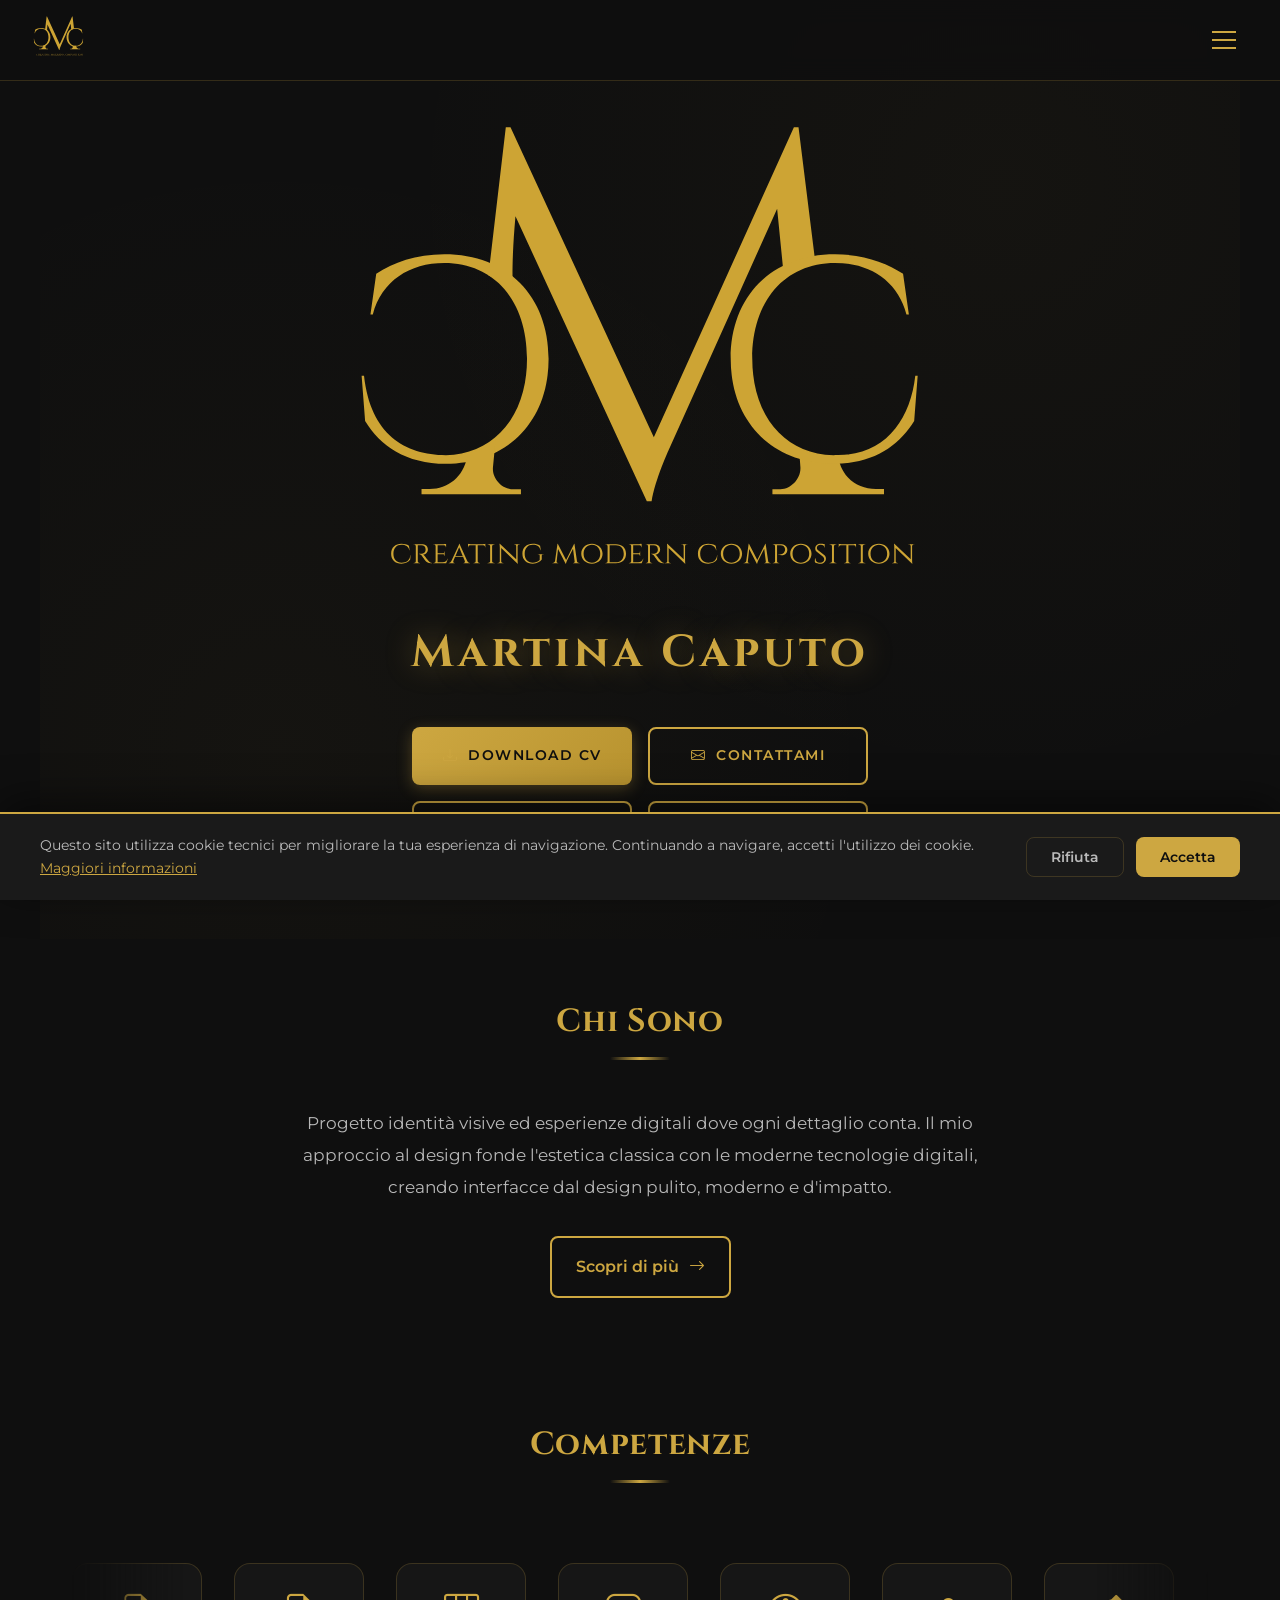
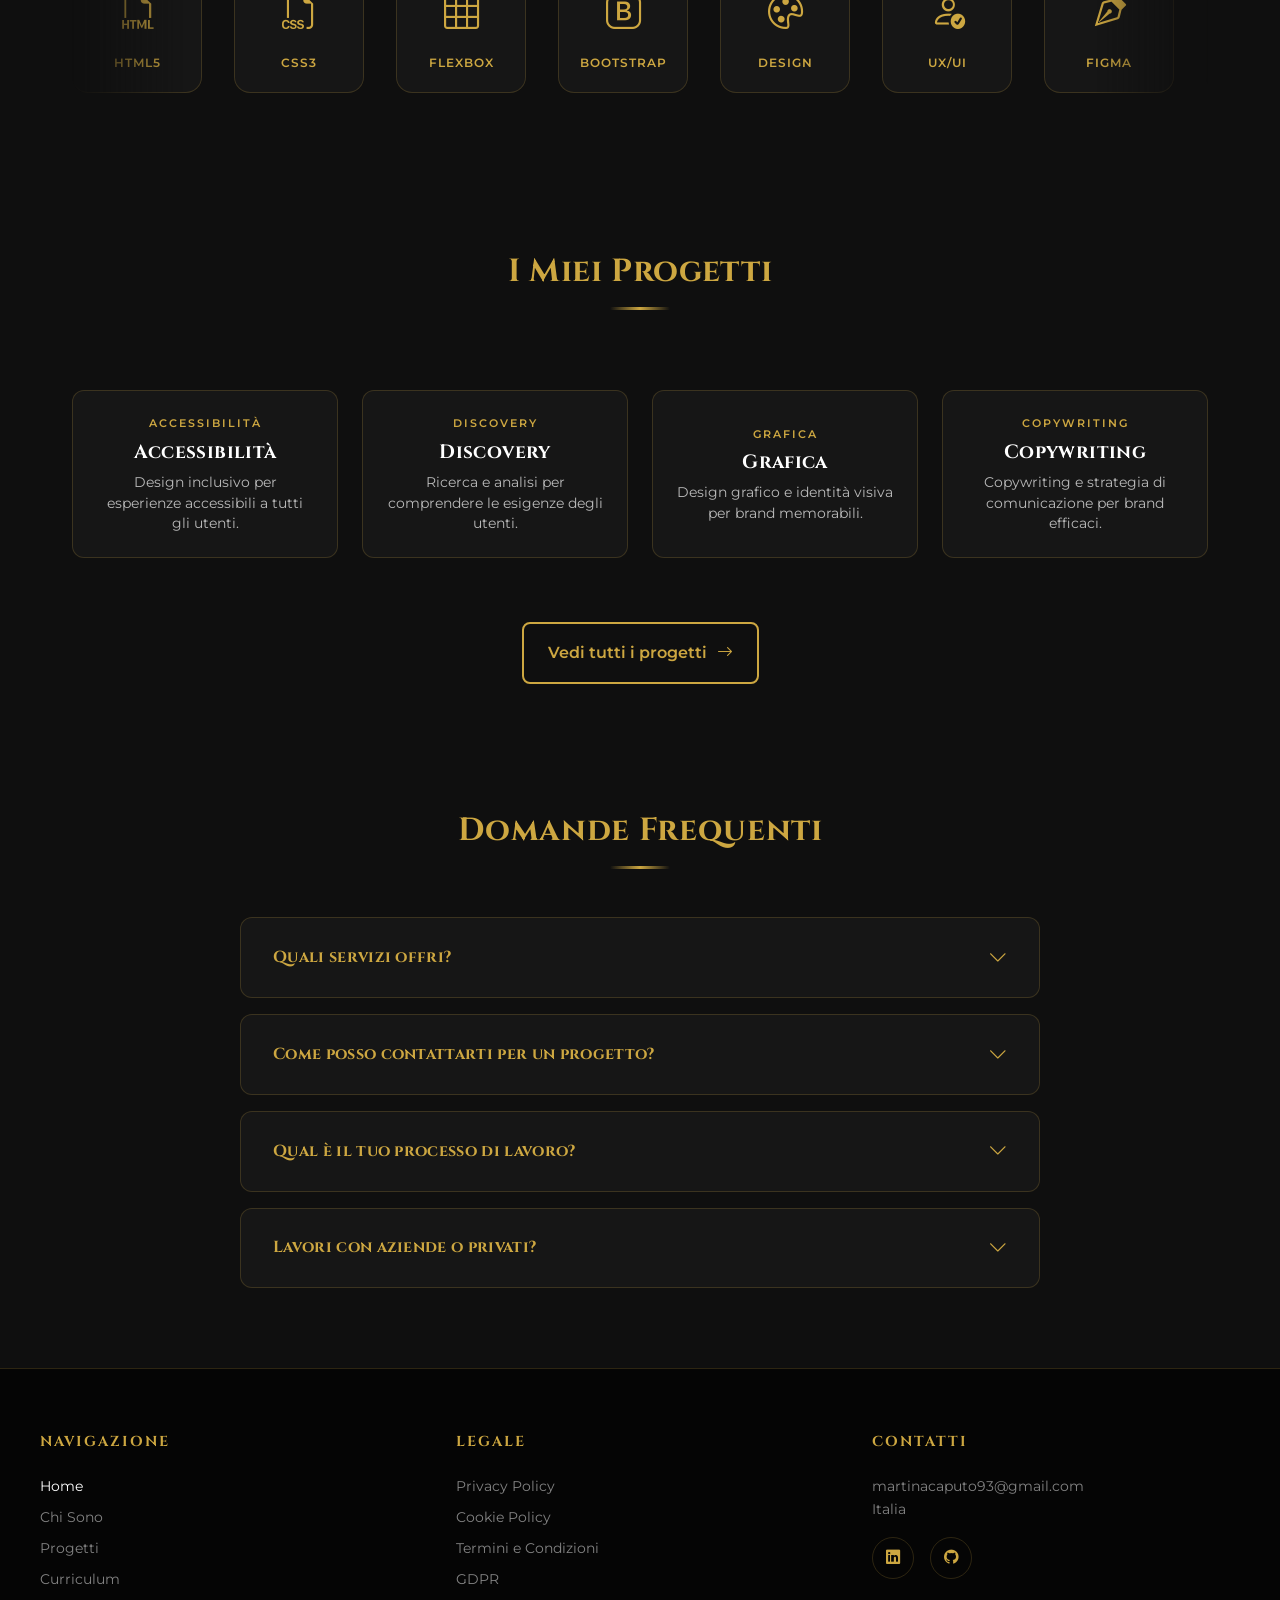
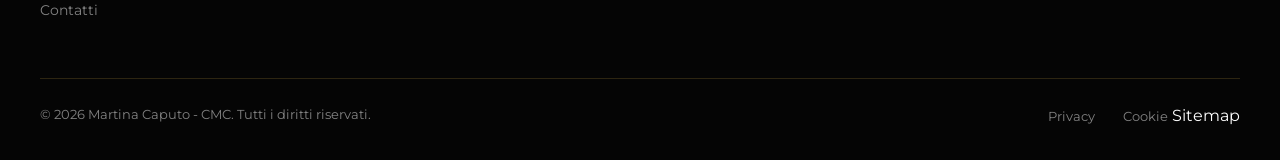
<file: index.html>
<!DOCTYPE html>
<html class="dark" lang="it">
<head>
    <meta charset="utf-8"/>
    <meta content="width=device-width, initial-scale=1.0" name="viewport"/>
    <meta name="description" content="Martina Caputo - UX/UI Designer. Creating Modern Compositions. Portfolio personale con progetti di design e user experience.">
    <meta name="keywords" content="UX Designer, UI Designer, Portfolio, Design, Tipografia, User Experience, CMC">
    <meta name="author" content="Martina Caputo">
    
    <!-- Open Graph Tags -->
    <meta property="og:title" content="CMC | Martina Caputo - Creating Modern Compositions">
    <meta property="og:description" content="Designer creativa con background in tipografia, specializzata in UX/UI Design.">
    <meta property="og:image" content="images/logo-cmc.svg">
    <meta property="og:url" content="https://cmc-portfolio.preview.emergentagent.com">
    <meta property="og:type" content="website">
    <meta property="og:locale" content="it_IT">
    
    <!-- Favicon -->
    <link rel="icon" type="image/svg+xml" href="images/logo-cmc.svg">
    <link rel="apple-touch-icon" href="images/logo-cmc.svg">
    
    <title>CMC | Martina Caputo - Creating Modern Compositions</title>
    
    <!-- Google Fonts - Preconnect -->
    <link rel="preconnect" href="https://fonts.googleapis.com">
    <link rel="preconnect" href="https://fonts.gstatic.com" crossorigin>
    <link href="https://fonts.googleapis.com/css2?family=Cinzel:wght@400;600;700&family=Montserrat:wght@300;400;500;600;700&display=swap" rel="stylesheet"/>
    
    <!-- Bootstrap Icons -->
    <link rel="stylesheet" href="https://cdn.jsdelivr.net/npm/bootstrap-icons@1.11.1/font/bootstrap-icons.css">
    
    <!-- Custom Styles -->
    <link rel="stylesheet" href="css/styles.css">
    <link rel="stylesheet" href="css/animations.css">
</head>
<body>
    <!-- HEADER -->
    <header>
        <a href="index.html" class="header-logo" aria-label="CMC Home">
            <img src="images/logo-cmc.svg" alt="CMC Logo" width="120" height="40">
        </a>
        <button class="hamburger" id="hamburgerBtn" aria-label="Menu" aria-expanded="false">
            <span></span>
            <span></span>
            <span></span>
        </button>
    </header>
    
    <!-- MOBILE MENU -->
    <nav class="mobile-menu" id="mobileMenu" role="navigation" aria-label="Menu principale">
        <a href="index.html" class="active">Home</a>
        <a href="chi-sono.html">Chi Sono</a>
        <a href="progetti.html">Progetti</a>
        <a href="cv.html">Curriculum</a>
        <a href="contatti.html">Contatti</a>
    </nav>
    <div class="menu-overlay" id="menuOverlay"></div>
    
    <!-- HERO -->
    <section class="hero">
        <div class="logo-container" data-reveal="scale">
            <img src="images/logo-cmc.svg" alt="CMC - Creating Modern Compositions" width="600" height="200">
        </div>
        <h1 data-reveal>Martina Caputo</h1>
        
        <!-- CTA BUTTONS -->
        <div class="cta-container">
            <div class="cta-row">
                <a href="assets/cv.pdf" download class="btn btn-primary-custom ripple">
                    <i class="bi bi-download"></i> Download CV
                </a>
                <a href="contatti.html" class="btn btn-outline-custom ripple">
                    <i class="bi bi-envelope"></i> Contattami
                </a>
            </div>
            <div class="cta-row">
                <a href="https://www.linkedin.com/in/martina-caputo-44a073233" target="_blank" rel="noopener noreferrer" class="btn btn-outline-custom ripple">
                    <i class="bi bi-linkedin"></i> LinkedIn
                </a>
                <a href="https://github.com/martinacaputo93-design/CMC" target="_blank" rel="noopener noreferrer" class="btn btn-outline-custom ripple">
                    <i class="bi bi-github"></i> GitHub
                </a>
            </div>
        </div>
    </section>
    
    <!-- CHI SONO -->
    <section id="about" class="reveal">
        <h2 class="section-title">Chi Sono</h2>
        <div class="section-divider"></div>
        <p class="about-text">
            Progetto identità visive ed esperienze digitali dove ogni dettaglio conta. 
            Il mio approccio al design fonde l'estetica classica con le moderne tecnologie digitali, 
            creando interfacce dal design pulito, moderno e d'impatto.
        </p>
        <div style="text-align: center;">
            <a href="chi-sono.html" class="btn-scopri">
                Scopri di più <i class="bi bi-arrow-right"></i>
            </a>
        </div>
    </section>
    
    <!-- COMPETENZE CAROSELLO -->
    <section id="skills" class="reveal">
        <h2 class="section-title">Competenze</h2>
        <div class="section-divider"></div>
        <div class="skills-carousel">
            <div class="skills-track">
                <!-- Prima serie -->
                <div class="skill-item">
                    <i class="bi bi-filetype-html"></i>
                    <span>HTML5</span>
                </div>
                <div class="skill-item">
                    <i class="bi bi-filetype-css"></i>
                    <span>CSS3</span>
                </div>
                <div class="skill-item">
                    <i class="bi bi-grid-3x3"></i>
                    <span>Flexbox</span>
                </div>
                <div class="skill-item">
                    <i class="bi bi-bootstrap"></i>
                    <span>Bootstrap</span>
                </div>
                <div class="skill-item">
                    <i class="bi bi-palette"></i>
                    <span>Design</span>
                </div>
                <div class="skill-item">
                    <i class="bi bi-person-check"></i>
                    <span>UX/UI</span>
                </div>
                <div class="skill-item">
                    <i class="bi bi-vector-pen"></i>
                    <span>Figma</span>
                </div>
                <div class="skill-item">
                    <i class="bi bi-brush"></i>
                    <span>Adobe</span>
                </div>
                <!-- Duplicati per loop infinito -->
                <div class="skill-item">
                    <i class="bi bi-filetype-html"></i>
                    <span>HTML5</span>
                </div>
                <div class="skill-item">
                    <i class="bi bi-filetype-css"></i>
                    <span>CSS3</span>
                </div>
                <div class="skill-item">
                    <i class="bi bi-grid-3x3"></i>
                    <span>Flexbox</span>
                </div>
                <div class="skill-item">
                    <i class="bi bi-bootstrap"></i>
                    <span>Bootstrap</span>
                </div>
                <div class="skill-item">
                    <i class="bi bi-palette"></i>
                    <span>Design</span>
                </div>
                <div class="skill-item">
                    <i class="bi bi-person-check"></i>
                    <span>UX/UI</span>
                </div>
                <div class="skill-item">
                    <i class="bi bi-vector-pen"></i>
                    <span>Figma</span>
                </div>
                <div class="skill-item">
                    <i class="bi bi-brush"></i>
                    <span>Adobe</span>
                </div>
            </div>
        </div>
    </section>
    
    <!-- PROGETTI -->
    <section id="projects" class="reveal">
        <h2 class="section-title">I Miei Progetti</h2>
        <div class="section-divider"></div>
        <div class="projects-grid reveal-stagger">
            <!-- Card 1 -->
            <a href="progetti.html" class="project-card">
                <span class="category">Accessibilità</span>
                <h3>Accessibilità</h3>
                <p>Design inclusivo per esperienze accessibili a tutti gli utenti.</p>
            </a>
            <!-- Card 2 -->
            <a href="progetti.html" class="project-card">
                <span class="category">Discovery</span>
                <h3>Discovery</h3>
                <p>Ricerca e analisi per comprendere le esigenze degli utenti.</p>
            </a>
            <!-- Card 3 -->
            <a href="progetti.html" class="project-card">
                <span class="category">Grafica</span>
                <h3>Grafica</h3>
                <p>Design grafico e identità visiva per brand memorabili.</p>
            </a>
            <!-- Card 4 -->
            <a href="progetti.html" class="project-card">
                <span class="category">Copywriting</span>
                <h3>Copywriting</h3>
                <p>Copywriting e strategia di comunicazione per brand efficaci.</p>
            </a>
        </div>
        <div style="text-align: center; margin-top: 2rem;">
            <a href="progetti.html" class="btn-scopri">
                Vedi tutti i progetti <i class="bi bi-arrow-right"></i>
            </a>
        </div>
    </section>
    
    <!-- FAQ -->
    <section id="faq" class="reveal">
        <h2 class="section-title">Domande Frequenti</h2>
        <div class="section-divider"></div>
        <div class="faq-container">
            <div class="faq-item">
                <div class="faq-question">
                    <h4>Quali servizi offri?</h4>
                    <i class="bi bi-chevron-down"></i>
                </div>
                <div class="faq-answer">
                    <p>Offro servizi di UX/UI Design, Brand Identity, Web Design e consulenza per migliorare l'esperienza utente dei tuoi prodotti digitali.</p>
                </div>
            </div>
            <div class="faq-item">
                <div class="faq-question">
                    <h4>Come posso contattarti per un progetto?</h4>
                    <i class="bi bi-chevron-down"></i>
                </div>
                <div class="faq-answer">
                    <p>Puoi contattarmi attraverso la pagina Contatti del sito, via LinkedIn o scaricando il mio CV per trovare i miei recapiti.</p>
                </div>
            </div>
            <div class="faq-item">
                <div class="faq-question">
                    <h4>Qual è il tuo processo di lavoro?</h4>
                    <i class="bi bi-chevron-down"></i>
                </div>
                <div class="faq-answer">
                    <p>Il mio processo include: Discovery (ricerca e analisi), Ideazione (wireframe e concept), Design (UI e prototipi) e Testing (validazione con utenti).</p>
                </div>
            </div>
            <div class="faq-item">
                <div class="faq-question">
                    <h4>Lavori con aziende o privati?</h4>
                    <i class="bi bi-chevron-down"></i>
                </div>
                <div class="faq-answer">
                    <p>Lavoro sia con aziende che con privati, startup e professionisti che vogliono migliorare la loro presenza digitale e il personal branding.</p>
                </div>
            </div>
        </div>
    </section>
    
    <!-- FOOTER -->
    <footer>
        <div class="footer-content">
            <div class="footer-section">
                <h5>Navigazione</h5>
                <a href="index.html">Home</a>
                <a href="chi-sono.html">Chi Sono</a>
                <a href="progetti.html">Progetti</a>
                <a href="cv.html">Curriculum</a>
                <a href="contatti.html">Contatti</a>
            </div>
            <div class="footer-section">
                <h5>Legale</h5>
                <a href="privacy-policy.html">Privacy Policy</a>
                <a href="cookie-policy.html">Cookie Policy</a>
                <a href="termini-condizioni.html">Termini e Condizioni</a>
                <a href="gdpr.html">GDPR</a>
            </div>
            <div class="footer-section">
                <h5>Contatti</h5>
                <p>martinacaputo93@gmail.com</p>
                <p>Italia</p>
                <div class="footer-social">
                    <a href="https://www.linkedin.com/in/martina-caputo-44a073233" target="_blank" rel="noopener noreferrer" aria-label="LinkedIn">
                        <i class="bi bi-linkedin"></i>
                    </a>
                    <a href="https://github.com/martinacaputo93-design/CMC" target="_blank" rel="noopener noreferrer" aria-label="GitHub">
                        <i class="bi bi-github"></i>
                    </a>
                </div>
            </div>
        </div>
        <div class="footer-bottom">
            <p>© 2026 Martina Caputo - CMC. Tutti i diritti riservati.</p>
            <div>
                <a href="privacy-policy.html">Privacy</a>
                <a href="cookie-policy.html">Cookie</a>
                <span>Sitemap</span>
            </div>
        </div>
    </footer>
    
    <!-- Cookie Banner GDPR -->
    <div class="cookie-banner" id="cookieBanner">
        <div class="cookie-content">
            <div class="cookie-text">
                <p>Questo sito utilizza cookie tecnici per migliorare la tua esperienza di navigazione. Continuando a navigare, accetti l'utilizzo dei cookie. <a href="cookie-policy.html">Maggiori informazioni</a></p>
            </div>
            <div class="cookie-buttons">
                <button class="cookie-btn cookie-btn-reject" id="cookieReject">Rifiuta</button>
                <button class="cookie-btn cookie-btn-accept" id="cookieAccept">Accetta</button>
            </div>
        </div>
    </div>
    
    <!-- JavaScript -->
    <script src="js/main.js"></script>
</body>
</html>
</file>
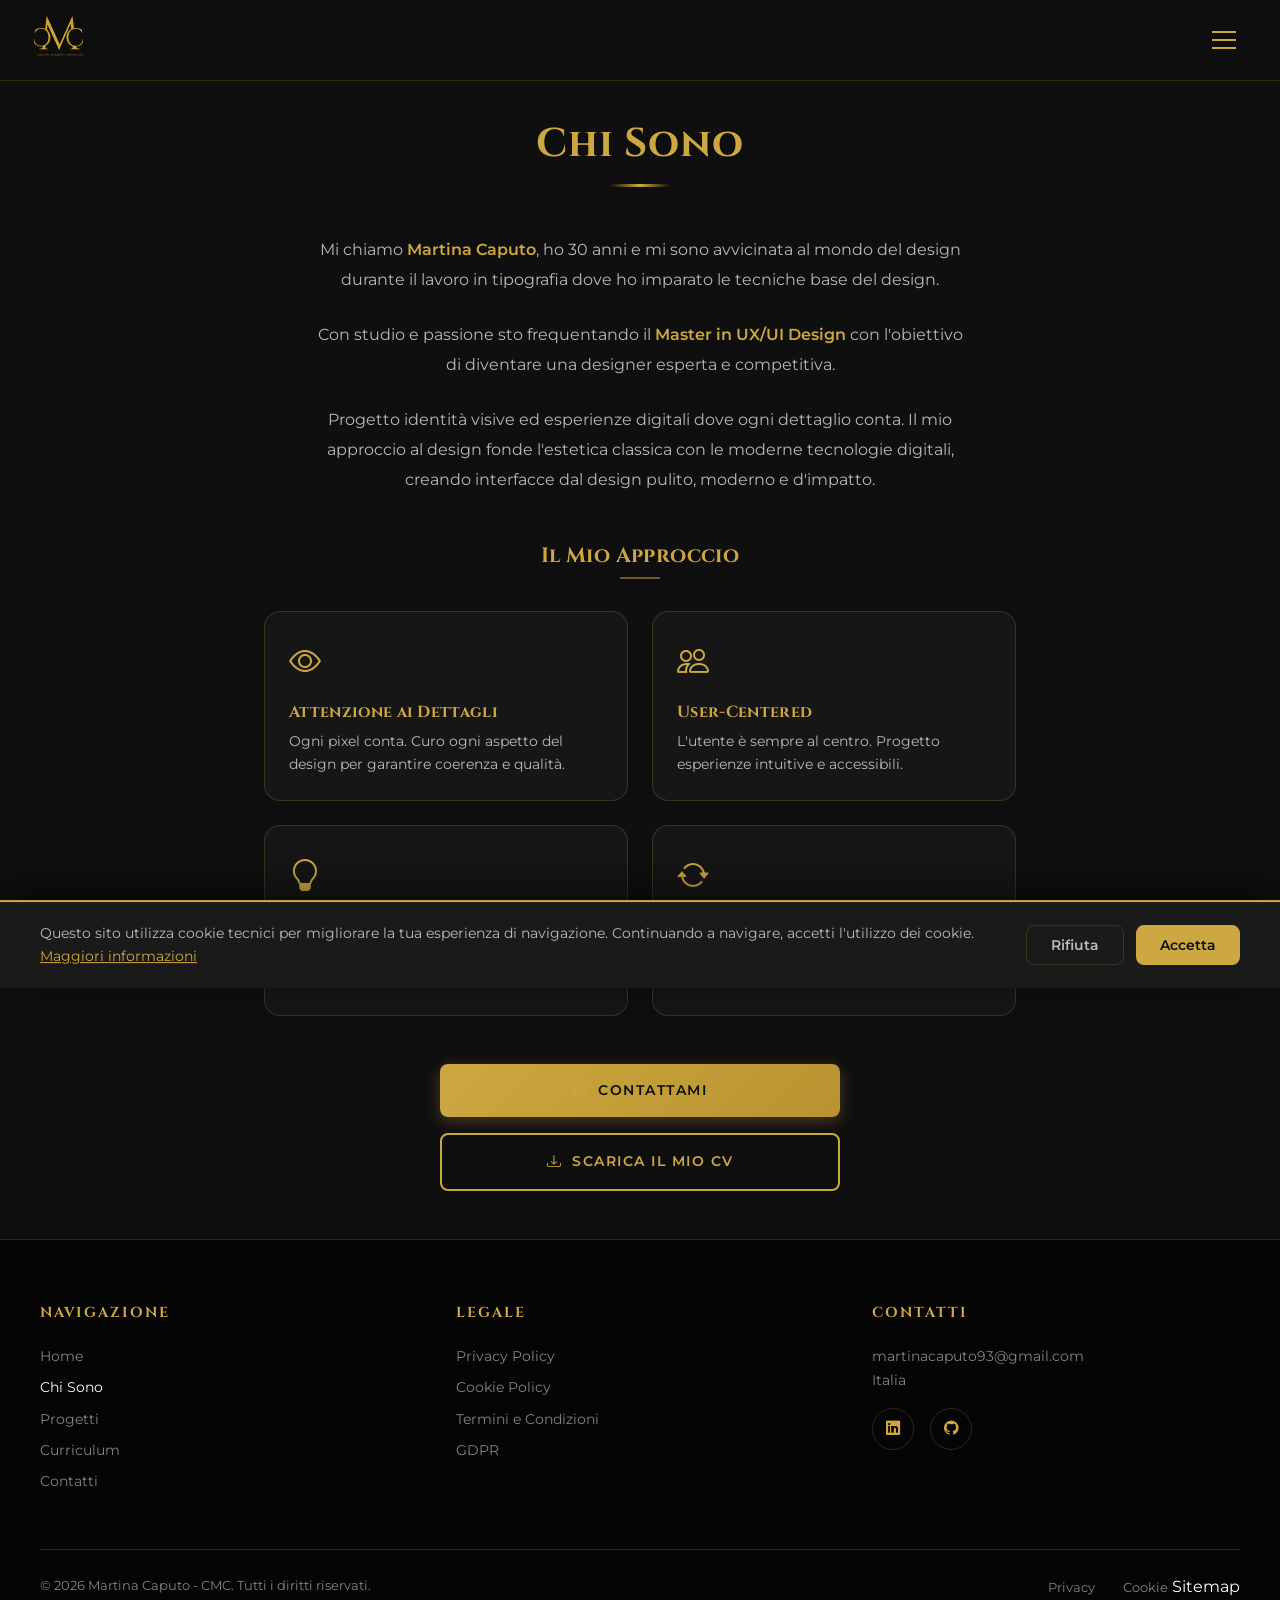
<file: chi-sono.html>
<!DOCTYPE html>
<html class="dark" lang="it">
<head>
    <meta charset="utf-8"/>
    <meta content="width=device-width, initial-scale=1.0" name="viewport"/>
    <meta name="description" content="Chi Sono - Martina Caputo, UX/UI Designer con background in tipografia.">
    <meta name="author" content="Martina Caputo">
    
    <!-- Open Graph Tags -->
    <meta property="og:title" content="Chi Sono | Martina Caputo - UX/UI Designer">
    <meta property="og:description" content="Scopri il mio percorso nel design, dalla tipografia all'UX/UI.">
    <meta property="og:image" content="images/logo-cmc.svg">
    <meta property="og:type" content="website">
    
    <!-- Favicon -->
    <link rel="icon" type="image/svg+xml" href="images/logo-cmc.svg">
    
    <title>Chi Sono | Martina Caputo - UX/UI Designer</title>
    
    <!-- Google Fonts -->
    <link rel="preconnect" href="https://fonts.googleapis.com">
    <link rel="preconnect" href="https://fonts.gstatic.com" crossorigin>
    <link href="https://fonts.googleapis.com/css2?family=Cinzel:wght@400;600;700&family=Montserrat:wght@300;400;500;600;700&display=swap" rel="stylesheet"/>
    
    <!-- Bootstrap Icons -->
    <link rel="stylesheet" href="https://cdn.jsdelivr.net/npm/bootstrap-icons@1.11.1/font/bootstrap-icons.css">
    
    <!-- Custom Styles -->
    <link rel="stylesheet" href="css/styles.css">
    <link rel="stylesheet" href="css/animations.css">
    
    <style>
        /* Page specific styles */
        .profile-image {
            width: 200px;
            height: 200px;
            border-radius: 50%;
            overflow: hidden;
            border: 4px solid rgba(205, 167, 65, 0.3);
            margin: 0 auto 2rem;
            position: relative;
            transition: var(--transition-normal);
        }
        
        .profile-image::before {
            content: '';
            position: absolute;
            inset: -4px;
            border-radius: 50%;
            border: 2px solid var(--color-primary);
            opacity: 0;
            transition: var(--transition-normal);
        }
        
        .profile-image:hover::before {
            opacity: 1;
            inset: -8px;
        }
        
        .profile-image img {
            width: 100%;
            height: 100%;
            object-fit: cover;
            transition: transform 0.5s ease;
        }
        
        .profile-image:hover img {
            transform: scale(1.05);
        }
        
        .bio-text {
            text-align: center;
            max-width: 650px;
            margin: 0 auto;
        }
        
        .bio-text p {
            color: var(--color-text-muted);
            line-height: 1.9;
            margin-bottom: 1.5rem;
            font-size: 1rem;
        }
        
        .bio-text .highlight {
            color: var(--color-primary);
            font-weight: 600;
        }
        
        .approach-grid {
            display: grid;
            grid-template-columns: repeat(auto-fit, minmax(250px, 1fr));
            gap: 1.5rem;
            margin-top: 2rem;
        }
        
        .approach-card {
            background: var(--color-card-dark);
            border: 1px solid var(--color-border);
            border-radius: var(--radius-lg);
            padding: 1.5rem;
            transition: var(--transition-normal);
            position: relative;
            overflow: hidden;
        }
        
        .approach-card::before {
            content: '';
            position: absolute;
            top: 0;
            left: 0;
            right: 0;
            height: 3px;
            background: linear-gradient(90deg, var(--color-primary), transparent);
            transform: scaleX(0);
            transform-origin: left;
            transition: transform 0.4s ease;
        }
        
        .approach-card:hover {
            border-color: var(--color-border-hover);
            transform: translateY(-5px);
            box-shadow: 0 15px 40px rgba(205, 167, 65, 0.1);
        }
        
        .approach-card:hover::before {
            transform: scaleX(1);
        }
        
        .approach-card i {
            font-size: 2rem;
            color: var(--color-primary);
            margin-bottom: 1rem;
            display: block;
            transition: var(--transition-normal);
        }
        
        .approach-card:hover i {
            transform: scale(1.1);
        }
        
        .approach-card h3 {
            font-family: 'Cinzel', serif;
            color: var(--color-primary);
            font-size: 1rem;
            margin-bottom: 0.5rem;
        }
        
        .approach-card p {
            color: var(--color-text-muted);
            font-size: 0.9rem;
            line-height: 1.6;
        }
        
        .cta-buttons {
            display: flex;
            flex-direction: column;
            gap: 1rem;
            max-width: 400px;
            margin: 3rem auto 0;
        }
        
        .cta-buttons .btn-primary-custom,
        .cta-buttons .btn-outline-custom {
            width: 100%;
            justify-content: center;
        }
        
        .main-content {
            max-width: 800px;
            margin: 0 auto;
            padding: 120px 1.5rem 3rem;
        }
        
        .page-header {
            text-align: center;
            margin-bottom: 3rem;
        }
        
        .page-header h1 {
            font-family: 'Cinzel', serif;
            font-size: clamp(2rem, 5vw, 2.5rem);
            color: var(--color-primary);
            margin-bottom: 1rem;
        }
        
        .page-header .divider {
            width: 60px;
            height: 3px;
            background: linear-gradient(90deg, transparent, var(--color-primary), transparent);
            margin: 0 auto;
            border-radius: var(--radius-full);
        }
        
        .section-subtitle {
            font-family: 'Cinzel', serif;
            font-size: 1.3rem;
            color: var(--color-primary);
            text-align: center;
            margin: 3rem 0 1rem;
            position: relative;
        }
        
        .section-subtitle::after {
            content: '';
            display: block;
            width: 40px;
            height: 2px;
            background: var(--color-primary);
            margin: 0.5rem auto 0;
            opacity: 0.5;
        }
    </style>
</head>
<body>
    <!-- HEADER -->
    <header>
        <a href="index.html" class="header-logo" aria-label="CMC Home">
            <img src="images/logo-cmc.svg" alt="CMC Logo" width="120" height="40">
        </a>
        <button class="hamburger" id="hamburgerBtn" aria-label="Menu" aria-expanded="false">
            <span></span>
            <span></span>
            <span></span>
        </button>
    </header>
    
    <!-- MOBILE MENU -->
    <nav class="mobile-menu" id="mobileMenu" role="navigation" aria-label="Menu principale">
        <a href="index.html">Home</a>
        <a href="chi-sono.html" class="active">Chi Sono</a>
        <a href="progetti.html">Progetti</a>
        <a href="cv.html">Curriculum</a>
        <a href="contatti.html">Contatti</a>
    </nav>
    <div class="menu-overlay" id="menuOverlay"></div>

    <!-- Main Content -->
    <main class="main-content">
        
        <!-- Page Header -->
        <div class="page-header reveal">
            <h1>Chi Sono</h1>
            <div class="divider"></div>
        </div>
        
        <!-- Bio -->
        <div class="bio-text reveal">
            <p>
                Mi chiamo <span class="highlight">Martina Caputo</span>, ho 30 anni e mi sono avvicinata al mondo del design durante il lavoro in tipografia dove ho imparato le tecniche base del design.
            </p>
            
            <p>
                Con studio e passione sto frequentando il <span class="highlight">Master in UX/UI Design</span> con l'obiettivo di diventare una designer esperta e competitiva.
            </p>
            
            <p>
                Progetto identità visive ed esperienze digitali dove ogni dettaglio conta. Il mio approccio al design fonde l'estetica classica con le moderne tecnologie digitali, creando interfacce dal design pulito, moderno e d'impatto.
            </p>
        </div>
        
        <!-- Approach Section -->
        <h2 class="section-subtitle reveal">Il Mio Approccio</h2>
        
        <div class="approach-grid reveal-stagger">
            <div class="approach-card">
                <i class="bi bi-eye"></i>
                <h3>Attenzione ai Dettagli</h3>
                <p>Ogni pixel conta. Curo ogni aspetto del design per garantire coerenza e qualità.</p>
            </div>
            
            <div class="approach-card">
                <i class="bi bi-people"></i>
                <h3>User-Centered</h3>
                <p>L'utente è sempre al centro. Progetto esperienze intuitive e accessibili.</p>
            </div>
            
            <div class="approach-card">
                <i class="bi bi-lightbulb"></i>
                <h3>Creatività</h3>
                <p>Unisco estetica classica e innovazione per soluzioni uniche e memorabili.</p>
            </div>
            
            <div class="approach-card">
                <i class="bi bi-arrow-repeat"></i>
                <h3>Iterazione</h3>
                <p>Il design è un processo. Testo, imparo e miglioro continuamente.</p>
            </div>
        </div>
        
        <!-- CTA Buttons -->
        <div class="cta-buttons reveal">
            <a href="contatti.html" class="btn-primary-custom ripple">
                <i class="bi bi-envelope"></i> Contattami
            </a>
            <a href="assets/cv.pdf" target="_blank" download class="btn-outline-custom ripple">
                <i class="bi bi-download"></i> Scarica il mio CV
            </a>
        </div>
    </main>
    
    <!-- FOOTER -->
    <footer>
        <div class="footer-content">
            <div class="footer-section">
                <h5>Navigazione</h5>
                <a href="index.html">Home</a>
                <a href="chi-sono.html">Chi Sono</a>
                <a href="progetti.html">Progetti</a>
                <a href="cv.html">Curriculum</a>
                <a href="contatti.html">Contatti</a>
            </div>
            <div class="footer-section">
                <h5>Legale</h5>
                <a href="privacy-policy.html">Privacy Policy</a>
                <a href="cookie-policy.html">Cookie Policy</a>
                <a href="termini-condizioni.html">Termini e Condizioni</a>
                <a href="gdpr.html">GDPR</a>
            </div>
            <div class="footer-section">
                <h5>Contatti</h5>
                <p>martinacaputo93@gmail.com</p>
                <p>Italia</p>
                <div class="footer-social">
                    <a href="https://www.linkedin.com/in/martina-caputo-44a073233" target="_blank" rel="noopener noreferrer" aria-label="LinkedIn">
                        <i class="bi bi-linkedin"></i>
                    </a>
                    <a href="https://github.com/martinacaputo93-design/CMC" target="_blank" rel="noopener noreferrer" aria-label="GitHub">
                        <i class="bi bi-github"></i>
                    </a>
                </div>
            </div>
        </div>
        <div class="footer-bottom">
            <p>© 2026 Martina Caputo - CMC. Tutti i diritti riservati.</p>
            <div>
                <a href="privacy-policy.html">Privacy</a>
                <a href="cookie-policy.html">Cookie</a>
                <span>Sitemap</span>
            </div>
        </div>
    </footer>

    <!-- Cookie Banner GDPR -->
    <div class="cookie-banner" id="cookieBanner">
        <div class="cookie-content">
            <div class="cookie-text">
                <p>Questo sito utilizza cookie tecnici per migliorare la tua esperienza di navigazione. Continuando a navigare, accetti l'utilizzo dei cookie. <a href="cookie-policy.html">Maggiori informazioni</a></p>
            </div>
            <div class="cookie-buttons">
                <button class="cookie-btn cookie-btn-reject" id="cookieReject">Rifiuta</button>
                <button class="cookie-btn cookie-btn-accept" id="cookieAccept">Accetta</button>
            </div>
        </div>
    </div>

    <!-- JavaScript -->
    <script src="js/main.js"></script>
</body>
</html>
</file>
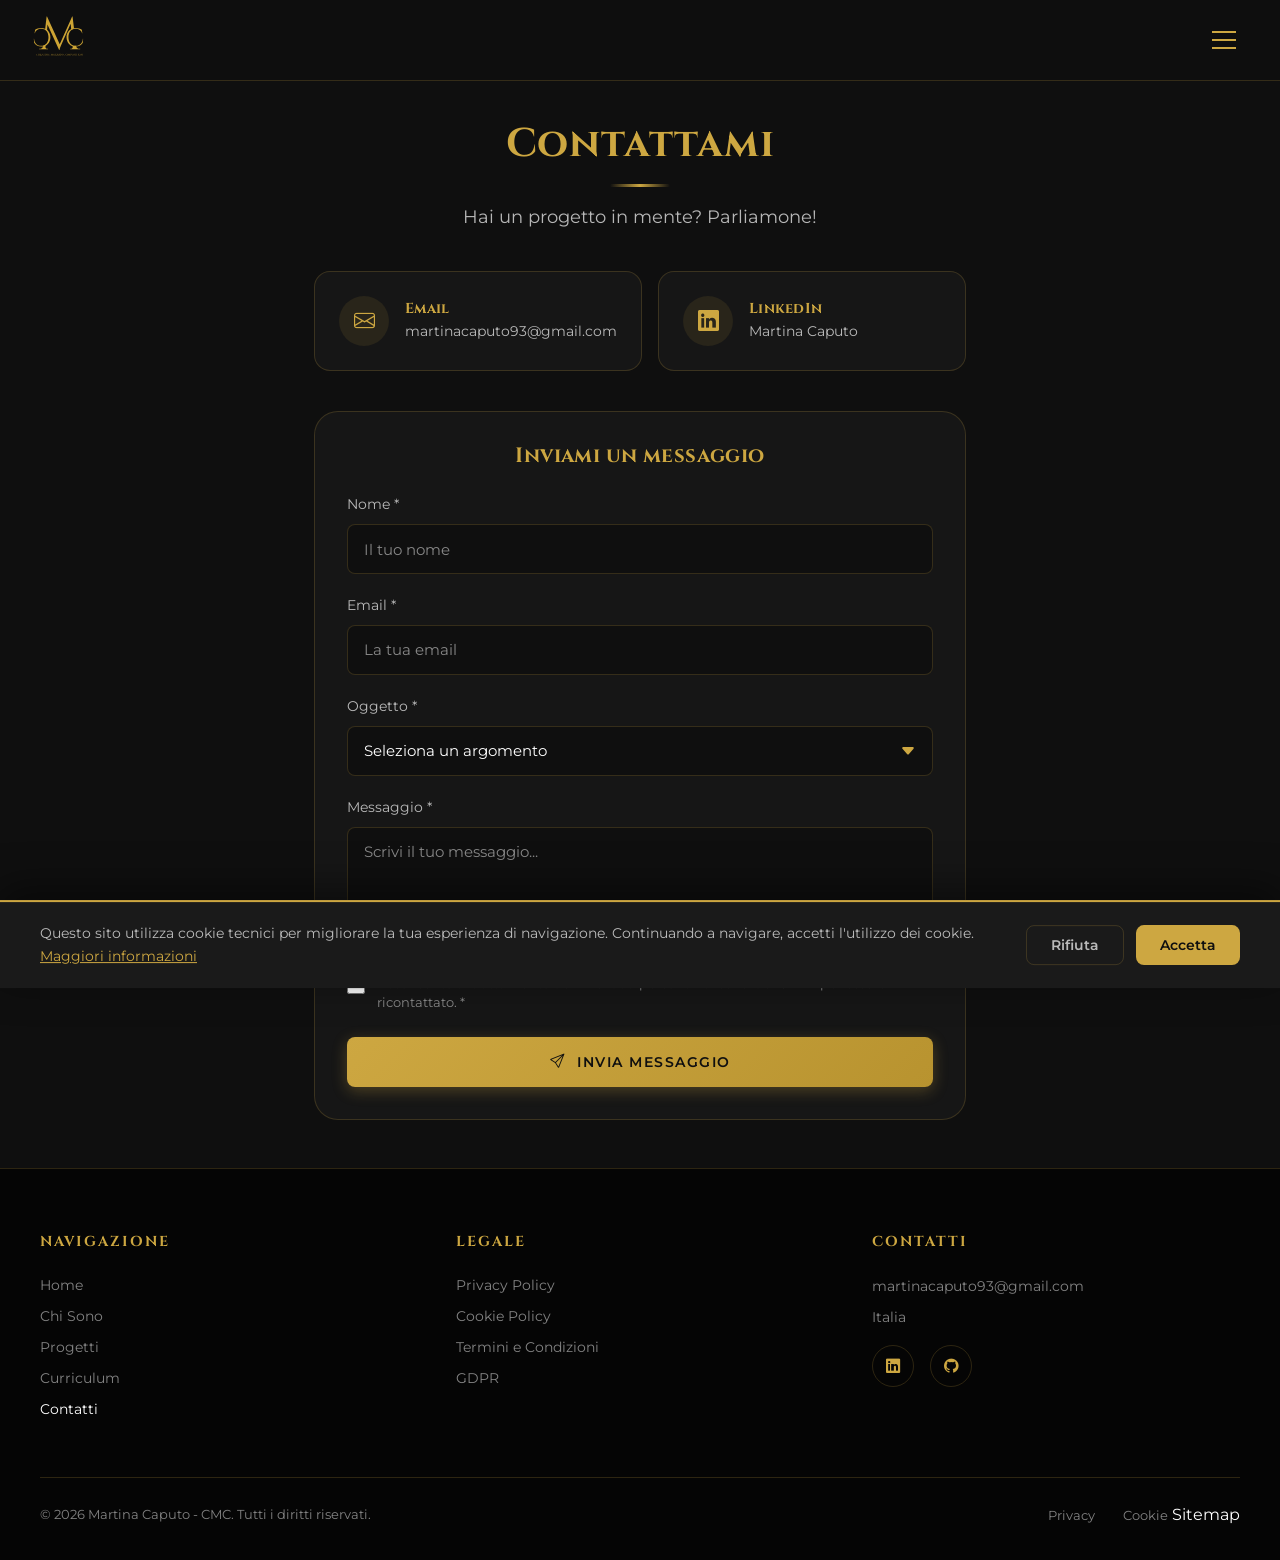
<file: contatti.html>
<!DOCTYPE html>
<html class="dark" lang="it">
<head>
    <meta charset="utf-8"/>
    <meta content="width=device-width, initial-scale=1.0" name="viewport"/>
    <meta name="description" content="Contattami - Martina Caputo, UX/UI Designer.">
    <meta name="author" content="Martina Caputo">
    
    <!-- Open Graph Tags -->
    <meta property="og:title" content="Contatti | Martina Caputo - UX/UI Designer">
    <meta property="og:description" content="Contattami per collaborazioni e progetti di design.">
    <meta property="og:image" content="images/logo-cmc.svg">
    <meta property="og:type" content="website">
    
    <!-- Favicon -->
    <link rel="icon" type="image/svg+xml" href="images/logo-cmc.svg">
    
    <title>Contatti | Martina Caputo - UX/UI Designer</title>
    
    <!-- Google Fonts -->
    <link rel="preconnect" href="https://fonts.googleapis.com">
    <link rel="preconnect" href="https://fonts.gstatic.com" crossorigin>
    <link href="https://fonts.googleapis.com/css2?family=Cinzel:wght@400;600;700&family=Montserrat:wght@300;400;500;600;700&display=swap" rel="stylesheet"/>
    
    <!-- Bootstrap Icons -->
    <link rel="stylesheet" href="https://cdn.jsdelivr.net/npm/bootstrap-icons@1.11.1/font/bootstrap-icons.css">
    
    <!-- Custom Styles -->
    <link rel="stylesheet" href="css/styles.css">
    <link rel="stylesheet" href="css/animations.css">
    
    <style>
        /* Page specific styles */
        .main-content {
            max-width: 700px;
            margin: 0 auto;
            padding: 120px 1.5rem 3rem;
        }
        
        .page-header {
            text-align: center;
            margin-bottom: 2.5rem;
        }
        
        .page-header h1 {
            font-family: 'Cinzel', serif;
            font-size: clamp(2rem, 5vw, 2.5rem);
            color: var(--color-primary);
            margin-bottom: 0.75rem;
        }
        
        .page-header p {
            color: var(--color-text-muted);
            font-size: 1.1rem;
        }
        
        .page-header .divider {
            width: 60px;
            height: 3px;
            background: linear-gradient(90deg, transparent, var(--color-primary), transparent);
            margin: 1rem auto;
            border-radius: var(--radius-full);
        }
        
        /* Contact Cards */
        .contact-cards {
            display: grid;
            grid-template-columns: repeat(2, 1fr);
            gap: 1rem;
            margin-bottom: 2.5rem;
        }
        
        @media (max-width: 500px) {
            .contact-cards {
                grid-template-columns: 1fr;
            }
        }
        
        .contact-card {
            background: var(--color-card-dark);
            border: 1px solid var(--color-border);
            border-radius: var(--radius-lg);
            padding: 1.5rem;
            display: flex;
            align-items: center;
            gap: 1rem;
            text-decoration: none;
            transition: var(--transition-normal);
        }
        
        .contact-card:hover {
            border-color: var(--color-primary);
            transform: translateY(-4px);
            box-shadow: 0 15px 40px rgba(205, 167, 65, 0.1);
        }
        
        .contact-card .icon-wrapper {
            width: 50px;
            height: 50px;
            border-radius: 50%;
            background: rgba(205, 167, 65, 0.1);
            display: flex;
            align-items: center;
            justify-content: center;
            flex-shrink: 0;
            transition: var(--transition-normal);
        }
        
        .contact-card:hover .icon-wrapper {
            background: var(--color-primary);
        }
        
        .contact-card:hover .icon-wrapper i {
            color: var(--color-bg-dark) !important;
        }
        
        .contact-card .icon-wrapper i {
            font-size: 1.3rem;
            transition: var(--transition-normal);
        }
        
        .contact-card .info h3 {
            font-family: 'Cinzel', serif;
            color: var(--color-primary);
            font-size: 0.9rem;
            margin-bottom: 0.25rem;
        }
        
        .contact-card .info p {
            color: var(--color-text-muted);
            font-size: 0.85rem;
        }
        
        /* Contact Form */
        .contact-form-wrapper {
            background: var(--color-card-dark);
            border: 1px solid var(--color-border);
            border-radius: var(--radius-xl);
            padding: 2rem;
        }
        
        .contact-form-wrapper h2 {
            font-family: 'Cinzel', serif;
            font-size: 1.3rem;
            color: var(--color-primary);
            text-align: center;
            margin-bottom: 1.5rem;
        }
        
        .form-group {
            margin-bottom: 1.25rem;
        }
        
        .form-group label {
            display: block;
            color: var(--color-text-muted);
            font-size: 0.9rem;
            margin-bottom: 0.5rem;
        }
        
        .form-input {
            width: 100%;
            padding: 0.9rem 1rem;
            background: var(--color-bg-dark);
            border: 1px solid var(--color-border);
            border-radius: var(--radius-sm);
            color: var(--color-text);
            font-family: 'Montserrat', sans-serif;
            font-size: 0.95rem;
            transition: var(--transition-normal);
        }
        
        .form-input::placeholder {
            color: var(--color-text-subtle);
        }
        
        .form-input:focus {
            outline: none;
            border-color: var(--color-primary);
            box-shadow: 0 0 0 3px rgba(205, 167, 65, 0.1);
        }
        
        .form-input:hover {
            border-color: var(--color-border-hover);
        }
        
        select.form-input {
            cursor: pointer;
            appearance: none;
            background-image: url("data:image/svg+xml,%3Csvg xmlns='http://www.w3.org/2000/svg' width='16' height='16' fill='%23cda741' viewBox='0 0 16 16'%3E%3Cpath d='M7.247 11.14 2.451 5.658C1.885 5.013 2.345 4 3.204 4h9.592a1 1 0 0 1 .753 1.659l-4.796 5.48a1 1 0 0 1-1.506 0z'/%3E%3C/svg%3E");
            background-repeat: no-repeat;
            background-position: right 1rem center;
            padding-right: 2.5rem;
        }
        
        select.form-input option {
            background: var(--color-bg-dark);
            color: var(--color-text);
        }
        
        textarea.form-input {
            resize: vertical;
            min-height: 120px;
        }
        
        .checkbox-group {
            display: flex;
            align-items: flex-start;
            gap: 0.75rem;
            margin-bottom: 1.5rem;
        }
        
        .checkbox-group input[type="checkbox"] {
            width: 18px;
            height: 18px;
            margin-top: 2px;
            accent-color: var(--color-primary);
            cursor: pointer;
            flex-shrink: 0;
        }
        
        .checkbox-group label {
            color: var(--color-text-subtle);
            font-size: 0.8rem;
            line-height: 1.5;
            cursor: pointer;
        }
        
        .submit-btn {
            width: 100%;
            padding: 1rem;
            background: linear-gradient(135deg, var(--color-primary) 0%, var(--color-primary-hover) 100%);
            border: none;
            border-radius: var(--radius-sm);
            color: var(--color-bg-dark);
            font-family: 'Montserrat', sans-serif;
            font-weight: 600;
            font-size: 0.9rem;
            text-transform: uppercase;
            letter-spacing: 1.5px;
            cursor: pointer;
            display: flex;
            align-items: center;
            justify-content: center;
            gap: 0.75rem;
            transition: var(--transition-normal);
            box-shadow: 0 4px 15px rgba(205, 167, 65, 0.3);
        }
        
        .submit-btn:hover {
            transform: translateY(-2px);
            box-shadow: 0 8px 25px rgba(205, 167, 65, 0.4);
        }
        
        .submit-btn:active {
            transform: translateY(0);
        }
        
        .submit-btn i {
            color: var(--color-bg-dark) !important;
        }
        
        /* Success Message */
        .success-message {
            display: none;
            text-align: center;
            padding: 2rem;
        }
        
        .success-message.show {
            display: block;
        }
        
        .success-icon {
            width: 70px;
            height: 70px;
            border-radius: 50%;
            background: rgba(205, 167, 65, 0.1);
            display: flex;
            align-items: center;
            justify-content: center;
            margin: 0 auto 1.5rem;
            animation: scaleIn 0.5s ease;
        }
        
        .success-icon i {
            font-size: 2rem;
        }
        
        .success-message h3 {
            font-family: 'Cinzel', serif;
            color: var(--color-primary);
            font-size: 1.3rem;
            margin-bottom: 0.5rem;
        }
        
        .success-message p {
            color: var(--color-text-muted);
        }
    </style>
</head>
<body>
    <!-- HEADER -->
    <header>
        <a href="index.html" class="header-logo" aria-label="CMC Home">
            <img src="images/logo-cmc.svg" alt="CMC Logo" width="120" height="40">
        </a>
        <button class="hamburger" id="hamburgerBtn" aria-label="Menu" aria-expanded="false">
            <span></span>
            <span></span>
            <span></span>
        </button>
    </header>
    
    <!-- MOBILE MENU -->
    <nav class="mobile-menu" id="mobileMenu" role="navigation" aria-label="Menu principale">
        <a href="index.html">Home</a>
        <a href="chi-sono.html">Chi Sono</a>
        <a href="progetti.html">Progetti</a>
        <a href="cv.html">Curriculum</a>
        <a href="contatti.html" class="active">Contatti</a>
    </nav>
    <div class="menu-overlay" id="menuOverlay"></div>

    <!-- Main Content -->
    <main class="main-content">
        
        <!-- Page Header -->
        <div class="page-header reveal">
            <h1>Contattami</h1>
            <div class="divider"></div>
            <p>Hai un progetto in mente? Parliamone!</p>
        </div>
        
        <!-- Contact Cards -->
        <div class="contact-cards reveal">
            <div class="contact-card">
                <div class="icon-wrapper">
                    <i class="bi bi-envelope"></i>
                </div>
                <div class="info">
                    <h3>Email</h3>
                    <p><a href="mailto:martinacaputo93@gmail.com">martinacaputo93@gmail.com</a></p>
                </div>
            </div>
            
            <a href="https://www.linkedin.com/in/martina-caputo-44a073233" target="_blank" rel="noopener noreferrer" class="contact-card">
                <div class="icon-wrapper">
                    <i class="bi bi-linkedin"></i>
                </div>
                <div class="info">
                    <h3>LinkedIn</h3>
                    <p>Martina Caputo</p>
                </div>
            </a>
        </div>
        
        <!-- Contact Form -->
        <div class="contact-form-wrapper reveal">
            <h2>Inviami un messaggio</h2>
            
            <form id="contactForm">
                <!-- Nome -->
                <div class="form-group">
                    <label for="nome">Nome *</label>
                    <input 
                        type="text" 
                        id="nome" 
                        name="nome" 
                        required 
                        class="form-input"
                        placeholder="Il tuo nome"
                       
                    >
                </div>
                
                <!-- Email -->
                <div class="form-group">
                    <label for="email">Email *</label>
                    <input 
                        type="email" 
                        id="email" 
                        name="email" 
                        required 
                        class="form-input"
                        placeholder="La tua email"
                       
                    >
                </div>
                
                <!-- Oggetto -->
                <div class="form-group">
                    <label for="oggetto">Oggetto *</label>
                    <select 
                        id="oggetto" 
                        name="oggetto" 
                        required 
                        class="form-input"
                       
                    >
                        <option value="">Seleziona un argomento</option>
                        <option value="collaborazione">Proposta di collaborazione</option>
                        <option value="progetto">Nuovo progetto</option>
                        <option value="info">Richiesta informazioni</option>
                        <option value="altro">Altro</option>
                    </select>
                </div>
                
                <!-- Messaggio -->
                <div class="form-group">
                    <label for="messaggio">Messaggio *</label>
                    <textarea 
                        id="messaggio" 
                        name="messaggio" 
                        required 
                        class="form-input"
                        placeholder="Scrivi il tuo messaggio..."
                       
                    ></textarea>
                </div>
                
                <!-- Privacy -->
                <div class="checkbox-group">
                    <input 
                        type="checkbox" 
                        id="privacy" 
                        name="privacy" 
                        required
                       
                    >
                    <label for="privacy">
                        Acconsento al trattamento dei miei dati personali ai sensi del GDPR per essere ricontattato. *
                    </label>
                </div>
                
                <!-- Submit -->
                <button type="submit" class="submit-btn ripple">
                    <i class="bi bi-send"></i>
                    Invia Messaggio
                </button>
            </form>
            
            <!-- Success Message -->
            <div id="successMessage" class="success-message">
                <div class="success-icon">
                    <i class="bi bi-check-lg"></i>
                </div>
                <h3>Messaggio Inviato!</h3>
                <p>Grazie per avermi contattato. Ti risponderò il prima possibile.</p>
            </div>
        </div>
    </main>
    
    <!-- FOOTER -->
    <footer>
        <div class="footer-content">
            <div class="footer-section">
                <h5>Navigazione</h5>
                <a href="index.html">Home</a>
                <a href="chi-sono.html">Chi Sono</a>
                <a href="progetti.html">Progetti</a>
                <a href="cv.html">Curriculum</a>
                <a href="contatti.html">Contatti</a>
            </div>
            <div class="footer-section">
                <h5>Legale</h5>
                <a href="privacy-policy.html">Privacy Policy</a>
                <a href="cookie-policy.html">Cookie Policy</a>
                <a href="termini-condizioni.html">Termini e Condizioni</a>
                <a href="gdpr.html">GDPR</a>
            </div>
            <div class="footer-section">
                <h5>Contatti</h5>
                <p><a href="mailto:martinacaputo93@gmail.com">martinacaputo93@gmail.com</a></p>
                <p>Italia</p>
                <div class="footer-social">
                    <a href="https://www.linkedin.com/in/martina-caputo-44a073233" target="_blank" rel="noopener noreferrer" aria-label="LinkedIn">
                        <i class="bi bi-linkedin"></i>
                    </a>
                    <a href="https://github.com/martinacaputo93-design/CMC" target="_blank" rel="noopener noreferrer" aria-label="GitHub">
                        <i class="bi bi-github"></i>
                    </a>
                </div>
            </div>
        </div>
        <div class="footer-bottom">
            <p>© 2026 Martina Caputo - CMC. Tutti i diritti riservati.</p>
            <div>
                <a href="privacy-policy.html">Privacy</a>
                <a href="cookie-policy.html">Cookie</a>
                <span>Sitemap</span>
            </div>
        </div>
    </footer>

    <!-- Cookie Banner GDPR -->
    <div class="cookie-banner" id="cookieBanner">
        <div class="cookie-content">
            <div class="cookie-text">
                <p>Questo sito utilizza cookie tecnici per migliorare la tua esperienza di navigazione. Continuando a navigare, accetti l'utilizzo dei cookie. <a href="cookie-policy.html">Maggiori informazioni</a></p>
            </div>
            <div class="cookie-buttons">
                <button class="cookie-btn cookie-btn-reject" id="cookieReject">Rifiuta</button>
                <button class="cookie-btn cookie-btn-accept" id="cookieAccept">Accetta</button>
            </div>
        </div>
    </div>

    <!-- JavaScript -->
    <script src="js/main.js"></script>
</body>
</html>
</file>
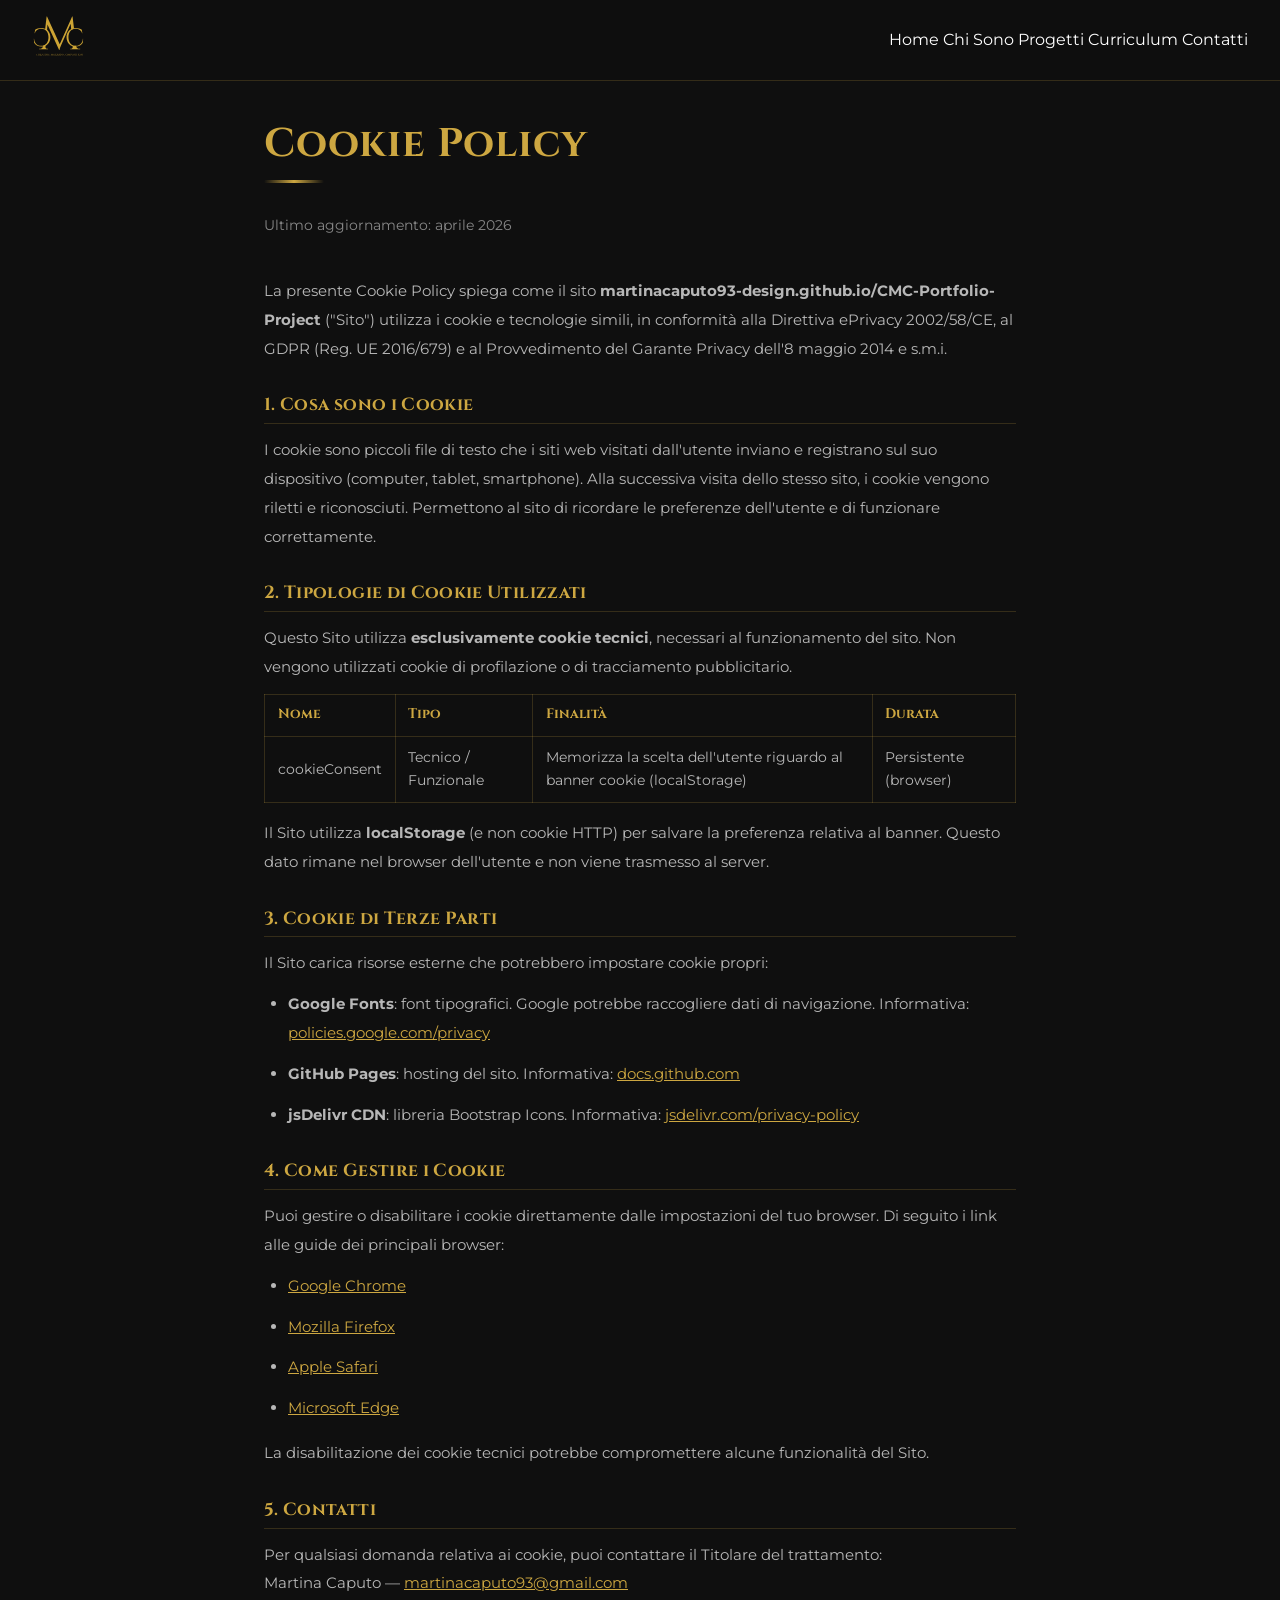
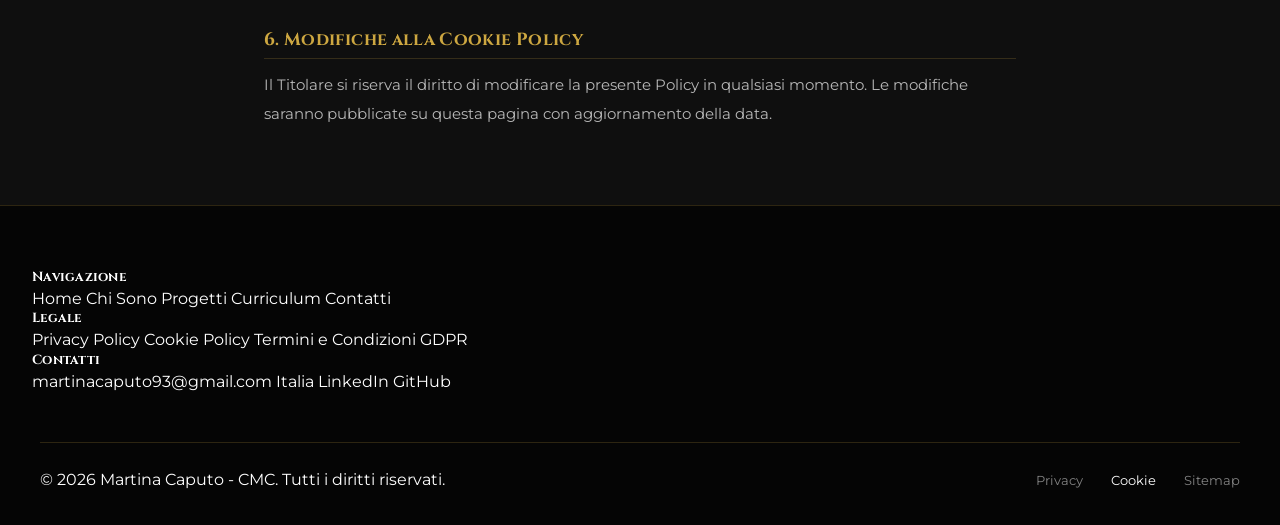
<file: cookie-policy.html>
<!DOCTYPE html>
<html class="dark" lang="it">
<head>
    <meta charset="UTF-8"/>
    <meta content="width=device-width, initial-scale=1.0" name="viewport"/>
    <meta name="description" content="Cookie Policy - Martina Caputo, UX/UI Designer.">
    <meta name="author" content="Martina Caputo">
    <link rel="icon" type="image/svg+xml" href="images/logo-cmc.svg">
    <title>Cookie Policy | Martina Caputo - UX/UI Designer</title>
    <link rel="preconnect" href="https://fonts.googleapis.com">
    <link rel="preconnect" href="https://fonts.gstatic.com" crossorigin>
    <link href="https://fonts.googleapis.com/css2?family=Cinzel:wght@400;600;700&family=Montserrat:wght@300;400;500;600;700&display=swap" rel="stylesheet"/>
    <link rel="stylesheet" href="https://cdn.jsdelivr.net/npm/bootstrap-icons@1.11.1/font/bootstrap-icons.css">
    <link rel="stylesheet" href="css/styles.css">
    <link rel="stylesheet" href="css/animations.css">
    <style>
        .legal-content { max-width: 800px; margin: 0 auto; padding: 120px 1.5rem 4rem; }
        .legal-content h1 { font-family: 'Cinzel', serif; color: var(--color-primary); font-size: clamp(1.8rem,4vw,2.5rem); margin-bottom: 0.5rem; }
        .legal-content .last-update { color: var(--color-text-subtle); font-size: 0.85rem; margin-bottom: 2.5rem; display: block; }
        .legal-content h2 { font-family: 'Cinzel', serif; color: var(--color-primary); font-size: 1.1rem; margin: 2rem 0 0.75rem; padding-bottom: 0.4rem; border-bottom: 1px solid var(--color-border); }
        .legal-content p, .legal-content li { color: var(--color-text-muted); line-height: 1.9; font-size: 0.95rem; margin-bottom: 0.75rem; }
        .legal-content ul, .legal-content table { margin-bottom: 1rem; }
        .legal-content ul { padding-left: 1.5rem; }
        .legal-content a { color: var(--color-primary); text-decoration: underline; }
        .legal-content table { width: 100%; border-collapse: collapse; font-size: 0.9rem; }
        .legal-content th, .legal-content td { border: 1px solid var(--color-border); padding: 0.6rem 0.8rem; color: var(--color-text-muted); text-align: left; }
        .legal-content th { color: var(--color-primary); font-family: 'Cinzel', serif; font-size: 0.85rem; }
        .divider { width: 60px; height: 3px; background: linear-gradient(90deg, transparent, var(--color-primary), transparent); margin: 0.75rem 0 2rem; border-radius: 999px; }
    </style>
</head>
<body>

<header>
    <a href="index.html" class="header-logo" aria-label="CMC Home">
        <img src="images/logo-cmc.svg" alt="CMC Logo" width="120" height="40">
    </a>
    <nav class="desktop-nav">
        <a href="index.html">Home</a>
        <a href="chi-sono.html">Chi Sono</a>
        <a href="progetti.html">Progetti</a>
        <a href="cv.html">Curriculum</a>
        <a href="contatti.html">Contatti</a>
    </nav>
</header>

<main class="legal-content">
    <h1>Cookie Policy</h1>
    <div class="divider"></div>
    <span class="last-update">Ultimo aggiornamento: aprile 2026</span>

    <p>La presente Cookie Policy spiega come il sito <strong>martinacaputo93-design.github.io/CMC-Portfolio-Project</strong> ("Sito") utilizza i cookie e tecnologie simili, in conformità alla Direttiva ePrivacy 2002/58/CE, al GDPR (Reg. UE 2016/679) e al Provvedimento del Garante Privacy dell'8 maggio 2014 e s.m.i.</p>

    <h2>1. Cosa sono i Cookie</h2>
    <p>I cookie sono piccoli file di testo che i siti web visitati dall'utente inviano e registrano sul suo dispositivo (computer, tablet, smartphone). Alla successiva visita dello stesso sito, i cookie vengono riletti e riconosciuti. Permettono al sito di ricordare le preferenze dell'utente e di funzionare correttamente.</p>

    <h2>2. Tipologie di Cookie Utilizzati</h2>
    <p>Questo Sito utilizza <strong>esclusivamente cookie tecnici</strong>, necessari al funzionamento del sito. Non vengono utilizzati cookie di profilazione o di tracciamento pubblicitario.</p>

    <table>
        <thead>
            <tr><th>Nome</th><th>Tipo</th><th>Finalità</th><th>Durata</th></tr>
        </thead>
        <tbody>
            <tr><td>cookieConsent</td><td>Tecnico / Funzionale</td><td>Memorizza la scelta dell'utente riguardo al banner cookie (localStorage)</td><td>Persistente (browser)</td></tr>
        </tbody>
    </table>

    <p>Il Sito utilizza <strong>localStorage</strong> (e non cookie HTTP) per salvare la preferenza relativa al banner. Questo dato rimane nel browser dell'utente e non viene trasmesso al server.</p>

    <h2>3. Cookie di Terze Parti</h2>
    <p>Il Sito carica risorse esterne che potrebbero impostare cookie propri:</p>
    <ul>
        <li><strong>Google Fonts</strong>: font tipografici. Google potrebbe raccogliere dati di navigazione. Informativa: <a href="https://policies.google.com/privacy" target="_blank" rel="noopener noreferrer">policies.google.com/privacy</a></li>
        <li><strong>GitHub Pages</strong>: hosting del sito. Informativa: <a href="https://docs.github.com/en/site-policy/privacy-policies/github-general-privacy-statement" target="_blank" rel="noopener noreferrer">docs.github.com</a></li>
        <li><strong>jsDelivr CDN</strong>: libreria Bootstrap Icons. Informativa: <a href="https://www.jsdelivr.com/privacy-policy-jsdelivr-net" target="_blank" rel="noopener noreferrer">jsdelivr.com/privacy-policy</a></li>
    </ul>

    <h2>4. Come Gestire i Cookie</h2>
    <p>Puoi gestire o disabilitare i cookie direttamente dalle impostazioni del tuo browser. Di seguito i link alle guide dei principali browser:</p>
    <ul>
        <li><a href="https://support.google.com/chrome/answer/95647" target="_blank" rel="noopener noreferrer">Google Chrome</a></li>
        <li><a href="https://support.mozilla.org/it/kb/Attivare%20e%20disattivare%20i%20cookie" target="_blank" rel="noopener noreferrer">Mozilla Firefox</a></li>
        <li><a href="https://support.apple.com/it-it/guide/safari/sfri11471/mac" target="_blank" rel="noopener noreferrer">Apple Safari</a></li>
        <li><a href="https://support.microsoft.com/it-it/microsoft-edge/eliminare-i-cookie-in-microsoft-edge" target="_blank" rel="noopener noreferrer">Microsoft Edge</a></li>
    </ul>
    <p>La disabilitazione dei cookie tecnici potrebbe compromettere alcune funzionalità del Sito.</p>

    <h2>5. Contatti</h2>
    <p>Per qualsiasi domanda relativa ai cookie, puoi contattare il Titolare del trattamento:<br>
    Martina Caputo — <a href="mailto:martinacaputo93@gmail.com">martinacaputo93@gmail.com</a></p>

    <h2>6. Modifiche alla Cookie Policy</h2>
    <p>Il Titolare si riserva il diritto di modificare la presente Policy in qualsiasi momento. Le modifiche saranno pubblicate su questa pagina con aggiornamento della data.</p>
</main>

<footer>
    <div class="footer-grid">
        <div class="footer-col">
            <h5>Navigazione</h5>
            <a href="index.html">Home</a>
            <a href="chi-sono.html">Chi Sono</a>
            <a href="progetti.html">Progetti</a>
            <a href="cv.html">Curriculum</a>
            <a href="contatti.html">Contatti</a>
        </div>
        <div class="footer-col">
            <h5>Legale</h5>
            <a href="privacy-policy.html">Privacy Policy</a>
            <a href="cookie-policy.html">Cookie Policy</a>
            <a href="termini-condizioni.html">Termini e Condizioni</a>
            <a href="gdpr.html">GDPR</a>
        </div>
        <div class="footer-col">
            <h5>Contatti</h5>
            <a href="mailto:martinacaputo93@gmail.com">martinacaputo93@gmail.com</a>
            <span>Italia</span>
            <a href="https://www.linkedin.com/in/martina-caputo-44a073233" target="_blank" rel="noopener noreferrer">LinkedIn</a>
            <a href="https://github.com/martinacaputo93-design/CMC" target="_blank" rel="noopener noreferrer">GitHub</a>
        </div>
    </div>
    <div class="footer-bottom">
        <span>&copy; 2026 Martina Caputo - CMC. Tutti i diritti riservati.</span>
        <div>
            <a href="privacy-policy.html">Privacy</a>
            <a href="cookie-policy.html">Cookie</a>
            <a href="#">Sitemap</a>
        </div>
    </div>
</footer>

<script src="js/main.js"></script>
</body>
</html>
</file>
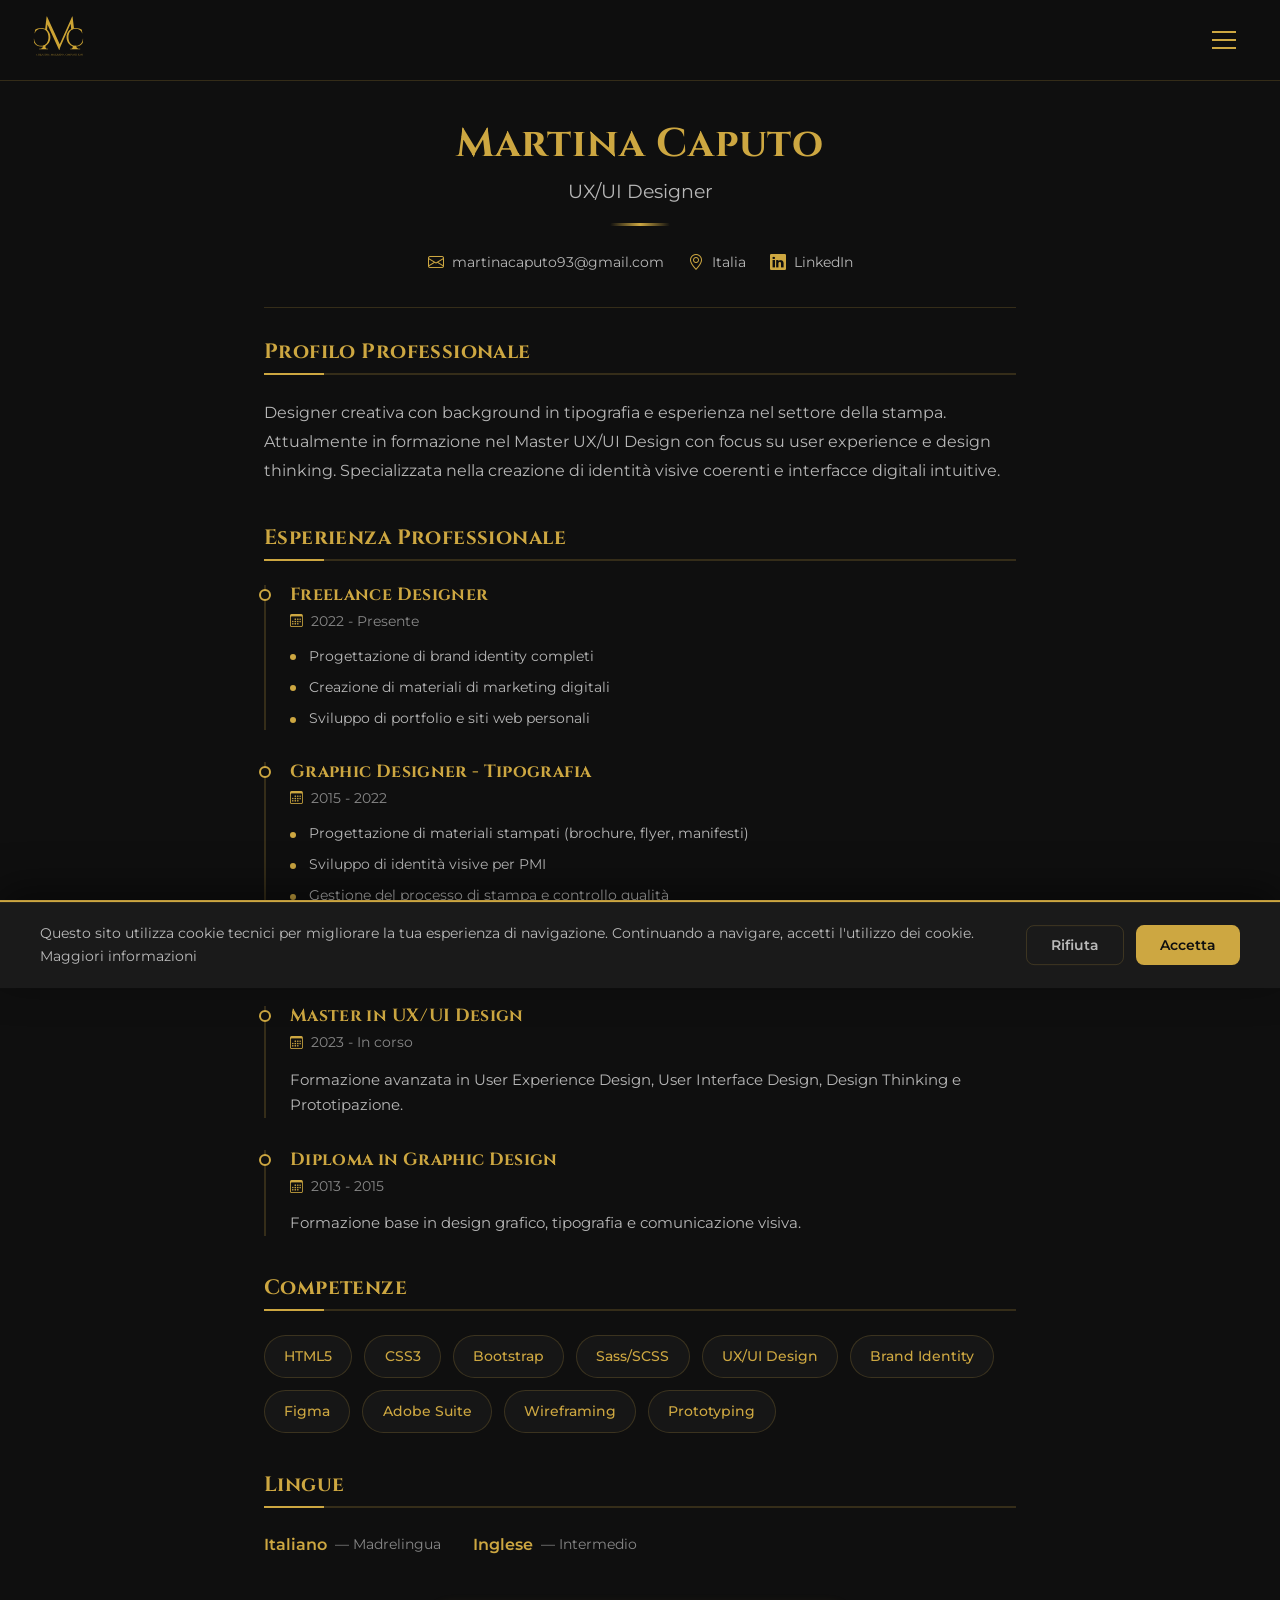
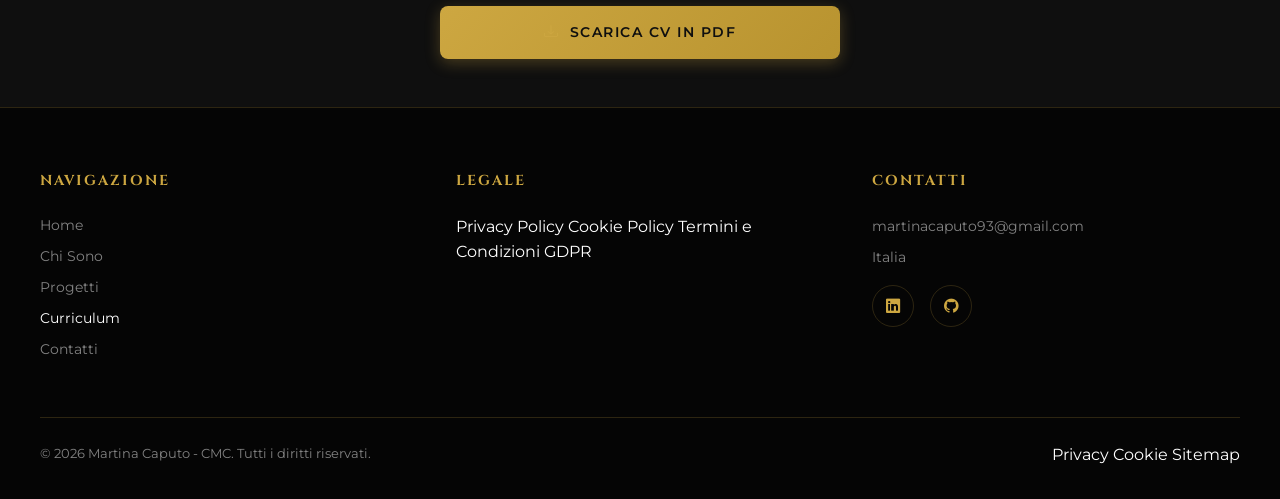
<file: cv.html>
<!DOCTYPE html>
<html class="dark" lang="it">
<head>
    <meta charset="utf-8"/>
    <meta content="width=device-width, initial-scale=1.0" name="viewport"/>
    <meta name="description" content="Curriculum Vitae - Martina Caputo, UX/UI Designer.">
    <meta name="author" content="Martina Caputo">
    
    <!-- Open Graph Tags -->
    <meta property="og:title" content="CV | Martina Caputo - UX/UI Designer">
    <meta property="og:description" content="Curriculum Vitae di Martina Caputo - UX/UI Designer">
    <meta property="og:image" content="images/logo-cmc.svg">
    <meta property="og:type" content="website">
    
    <!-- Favicon -->
    <link rel="icon" type="image/svg+xml" href="images/logo-cmc.svg">
    
    <title>CV | Martina Caputo - UX/UI Designer</title>
    
    <!-- Google Fonts -->
    <link rel="preconnect" href="https://fonts.googleapis.com">
    <link rel="preconnect" href="https://fonts.gstatic.com" crossorigin>
    <link href="https://fonts.googleapis.com/css2?family=Cinzel:wght@400;600;700&family=Montserrat:wght@300;400;500;600;700&display=swap" rel="stylesheet"/>
    
    <!-- Bootstrap Icons -->
    <link rel="stylesheet" href="https://cdn.jsdelivr.net/npm/bootstrap-icons@1.11.1/font/bootstrap-icons.css">
    
    <!-- Custom Styles -->
    <link rel="stylesheet" href="css/styles.css">
    <link rel="stylesheet" href="css/animations.css">
    
    <style>
        /* Page specific styles */
        .main-content {
            max-width: 800px;
            margin: 0 auto;
            padding: 120px 1.5rem 3rem;
        }
        
        .cv-header {
            text-align: center;
            margin-bottom: 2rem;
            padding-bottom: 2rem;
            border-bottom: 1px solid var(--color-border);
        }
        
        .cv-header h1 {
            font-family: 'Cinzel', serif;
            font-size: clamp(2rem, 5vw, 2.5rem);
            color: var(--color-primary);
            margin-bottom: 0.5rem;
        }
        
        .cv-header .subtitle {
            color: var(--color-text-muted);
            font-size: 1.2rem;
            margin-bottom: 1rem;
        }
        
        .cv-header .divider {
            width: 60px;
            height: 3px;
            background: linear-gradient(90deg, transparent, var(--color-primary), transparent);
            margin: 0 auto 1.5rem;
            border-radius: var(--radius-full);
        }
        
        .contact-info {
            display: flex;
            flex-wrap: wrap;
            justify-content: center;
            gap: 1.5rem;
            font-size: 0.9rem;
        }
        
        .contact-info span,
        .contact-info a {
            display: flex;
            align-items: center;
            gap: 0.5rem;
            color: var(--color-text-muted);
            text-decoration: none;
            transition: var(--transition-fast);
        }
        
        .contact-info a:hover {
            color: var(--color-primary);
        }
        
        .contact-info i {
            font-size: 1rem;
        }
        
        /* CV Sections */
        .cv-section {
            margin-bottom: 2.5rem;
        }
        
        .cv-section h2 {
            font-family: 'Cinzel', serif;
            font-size: 1.3rem;
            color: var(--color-primary);
            margin-bottom: 1.5rem;
            padding-bottom: 0.5rem;
            border-bottom: 2px solid var(--color-border);
            position: relative;
        }
        
        .cv-section h2::after {
            content: '';
            position: absolute;
            bottom: -2px;
            left: 0;
            width: 60px;
            height: 2px;
            background: var(--color-primary);
        }
        
        .cv-section > p {
            color: var(--color-text-muted);
            line-height: 1.8;
        }
        
        /* Timeline Entry */
        .cv-entry {
            border-left: 2px solid var(--color-border);
            padding-left: 1.5rem;
            margin-bottom: 2rem;
            position: relative;
            transition: var(--transition-normal);
        }
        
        .cv-entry::before {
            content: '';
            position: absolute;
            left: -7px;
            top: 4px;
            width: 12px;
            height: 12px;
            background-color: var(--color-bg-dark);
            border: 2px solid var(--color-primary);
            border-radius: 50%;
            transition: var(--transition-normal);
        }
        
        .cv-entry:hover::before {
            background-color: var(--color-primary);
            box-shadow: 0 0 15px var(--color-primary-glow);
        }
        
        .cv-entry:hover {
            border-left-color: var(--color-primary);
        }
        
        .cv-entry h3 {
            font-family: 'Cinzel', serif;
            color: var(--color-primary);
            font-size: 1.1rem;
            margin-bottom: 0.25rem;
        }
        
        .cv-entry .date {
            color: var(--color-text-subtle);
            font-size: 0.85rem;
            margin-bottom: 0.75rem;
            display: flex;
            align-items: center;
            gap: 0.5rem;
        }
        
        .cv-entry .date i {
            font-size: 0.8rem;
        }
        
        .cv-entry p {
            color: var(--color-text-muted);
            font-size: 0.95rem;
            line-height: 1.7;
        }
        
        .cv-entry ul {
            list-style: none;
            padding: 0;
            margin: 0;
        }
        
        .cv-entry ul li {
            color: var(--color-text-muted);
            font-size: 0.9rem;
            padding-left: 1.2rem;
            position: relative;
            margin-bottom: 0.5rem;
            line-height: 1.6;
        }
        
        .cv-entry ul li::before {
            content: '';
            position: absolute;
            left: 0;
            top: 0.6rem;
            width: 6px;
            height: 6px;
            background: var(--color-primary);
            border-radius: 50%;
        }
        
        /* Skills Tags */
        .skills-tags {
            display: flex;
            flex-wrap: wrap;
            gap: 0.75rem;
        }
        
        .skill-tag {
            padding: 0.6rem 1.2rem;
            background: var(--color-card-dark);
            border: 1px solid var(--color-border);
            border-radius: var(--radius-full);
            color: var(--color-primary);
            font-size: 0.85rem;
            font-weight: 500;
            transition: var(--transition-normal);
        }
        
        .skill-tag:hover {
            border-color: var(--color-primary);
            background: rgba(205, 167, 65, 0.1);
            transform: translateY(-2px);
        }
        
        /* Languages */
        .languages-grid {
            display: flex;
            flex-wrap: wrap;
            gap: 2rem;
        }
        
        .language-item {
            display: flex;
            align-items: center;
            gap: 0.5rem;
        }
        
        .language-item .name {
            color: var(--color-primary);
            font-weight: 600;
        }
        
        .language-item .level {
            color: var(--color-text-subtle);
            font-size: 0.85rem;
        }
        
        /* Download Button */
        .download-cta {
            margin-top: 3rem;
        }
        
        .download-cta .btn-primary-custom {
            width: 100%;
            max-width: 400px;
            margin: 0 auto;
            display: flex;
        }
    </style>
</head>
<body>
    <!-- HEADER -->
    <header>
        <a href="index.html" class="header-logo" aria-label="CMC Home">
            <img src="images/logo-cmc.svg" alt="CMC Logo" width="120" height="40">
        </a>
        <button class="hamburger" id="hamburgerBtn" aria-label="Menu" aria-expanded="false">
            <span></span>
            <span></span>
            <span></span>
        </button>
    </header>
    
    <!-- MOBILE MENU -->
    <nav class="mobile-menu" id="mobileMenu" role="navigation" aria-label="Menu principale">
        <a href="index.html">Home</a>
        <a href="chi-sono.html">Chi Sono</a>
        <a href="progetti.html">Progetti</a>
        <a href="cv.html" class="active">Curriculum</a>
        <a href="contatti.html">Contatti</a>
    </nav>
    <div class="menu-overlay" id="menuOverlay"></div>

    <!-- Main Content -->
    <main class="main-content">
        
        <!-- CV Header -->
        <div class="cv-header reveal">
            <h1>Martina Caputo</h1>
            <p class="subtitle">UX/UI Designer</p>
            <div class="divider"></div>
            
            <div class="contact-info">
                <span>
                    <i class="bi bi-envelope"></i>
                    martinacaputo93@gmail.com
                </span>
                <span>
                    <i class="bi bi-geo-alt"></i>
                    Italia
                </span>
                <a href="https://www.linkedin.com/in/martina-caputo-44a073233" target="_blank" rel="noopener noreferrer">
                    <i class="bi bi-linkedin"></i>
                    LinkedIn
                </a>
            </div>
        </div>
        
        <!-- Profilo -->
        <div class="cv-section reveal">
            <h2>Profilo Professionale</h2>
            <p>
                Designer creativa con background in tipografia e esperienza nel settore della stampa. 
                Attualmente in formazione nel Master UX/UI Design con focus su user experience e design thinking. 
                Specializzata nella creazione di identità visive coerenti e interfacce digitali intuitive.
            </p>
        </div>
        
        <!-- Esperienza -->
        <div class="cv-section reveal">
            <h2>Esperienza Professionale</h2>
            
            <div class="cv-entry">
                <h3>Freelance Designer</h3>
                <p class="date"><i class="bi bi-calendar3"></i> 2022 - Presente</p>
                <ul>
                    <li>Progettazione di brand identity completi</li>
                    <li>Creazione di materiali di marketing digitali</li>
                    <li>Sviluppo di portfolio e siti web personali</li>
                </ul>
            </div>
            
            <div class="cv-entry">
                <h3>Graphic Designer - Tipografia</h3>
                <p class="date"><i class="bi bi-calendar3"></i> 2015 - 2022</p>
                <ul>
                    <li>Progettazione di materiali stampati (brochure, flyer, manifesti)</li>
                    <li>Sviluppo di identità visive per PMI</li>
                    <li>Gestione del processo di stampa e controllo qualità</li>
                </ul>
            </div>
        </div>
        
        <!-- Formazione -->
        <div class="cv-section reveal">
            <h2>Formazione</h2>
            
            <div class="cv-entry">
                <h3>Master in UX/UI Design</h3>
                <p class="date"><i class="bi bi-calendar3"></i> 2023 - In corso</p>
                <p>
                    Formazione avanzata in User Experience Design, User Interface Design, Design Thinking e Prototipazione.
                </p>
            </div>
            
            <div class="cv-entry">
                <h3>Diploma in Graphic Design</h3>
                <p class="date"><i class="bi bi-calendar3"></i> 2013 - 2015</p>
                <p>
                    Formazione base in design grafico, tipografia e comunicazione visiva.
                </p>
            </div>
        </div>
        
        <!-- Competenze -->
        <div class="cv-section reveal">
            <h2>Competenze</h2>
            
            <div class="skills-tags">
                <span class="skill-tag">HTML5</span>
                <span class="skill-tag">CSS3</span>
                <span class="skill-tag">Bootstrap</span>
                <span class="skill-tag">Sass/SCSS</span>
                <span class="skill-tag">UX/UI Design</span>
                <span class="skill-tag">Brand Identity</span>
                <span class="skill-tag">Figma</span>
                <span class="skill-tag">Adobe Suite</span>
                <span class="skill-tag">Wireframing</span>
                <span class="skill-tag">Prototyping</span>
            </div>
        </div>
        
        <!-- Lingue -->
        <div class="cv-section reveal">
            <h2>Lingue</h2>
            <div class="languages-grid">
                <div class="language-item">
                    <span class="name">Italiano</span>
                    <span class="level">— Madrelingua</span>
                </div>
                <div class="language-item">
                    <span class="name">Inglese</span>
                    <span class="level">— Intermedio</span>
                </div>
            </div>
        </div>
        
        <!-- Download CV -->
        <div class="download-cta reveal" style="text-align: center;">
            <a href="assets/cv.pdf" download class="btn-primary-custom ripple">
                <i class="bi bi-download"></i> Scarica CV in PDF
            </a>
        </div>
    </main>
    
    <!-- FOOTER -->
    <footer>
        <div class="footer-content">
            <div class="footer-section">
                <h5>Navigazione</h5>
                <a href="index.html">Home</a>
                <a href="chi-sono.html">Chi Sono</a>
                <a href="progetti.html">Progetti</a>
                <a href="cv.html">Curriculum</a>
                <a href="contatti.html">Contatti</a>
            </div>
            <div class="footer-section">
                <h5>Legale</h5>
                <span>Privacy Policy</span>
                <span>Cookie Policy</span>
                <span>Termini e Condizioni</span>
                <span>GDPR</span>
            </div>
            <div class="footer-section">
                <h5>Contatti</h5>
                <p><a href="mailto:martinacaputo93@gmail.com">martinacaputo93@gmail.com</a></p>
                <p>Italia</p>
                <div class="footer-social">
                    <a href="https://www.linkedin.com/in/martina-caputo-44a073233" target="_blank" rel="noopener noreferrer" aria-label="LinkedIn">
                        <i class="bi bi-linkedin"></i>
                    </a>
                    <a href="https://github.com/martinacaputo93-design/CMC" target="_blank" rel="noopener noreferrer" aria-label="GitHub">
                        <i class="bi bi-github"></i>
                    </a>
                </div>
            </div>
        </div>
        <div class="footer-bottom">
            <p>© 2026 Martina Caputo - CMC. Tutti i diritti riservati.</p>
            <div>
                <span>Privacy</span>
                <span>Cookie</span>
                <span>Sitemap</span>
            </div>
        </div>
    </footer>

    <!-- Cookie Banner GDPR -->
    <div class="cookie-banner" id="cookieBanner">
        <div class="cookie-content">
            <div class="cookie-text">
                <p>Questo sito utilizza cookie tecnici per migliorare la tua esperienza di navigazione. Continuando a navigare, accetti l'utilizzo dei cookie. <span>Maggiori informazioni</span></p>
            </div>
            <div class="cookie-buttons">
                <button class="cookie-btn cookie-btn-reject" id="cookieReject">Rifiuta</button>
                <button class="cookie-btn cookie-btn-accept" id="cookieAccept">Accetta</button>
            </div>
        </div>
    </div>

    <!-- JavaScript -->
    <script src="js/main.js"></script>
</body>
</html>
</file>
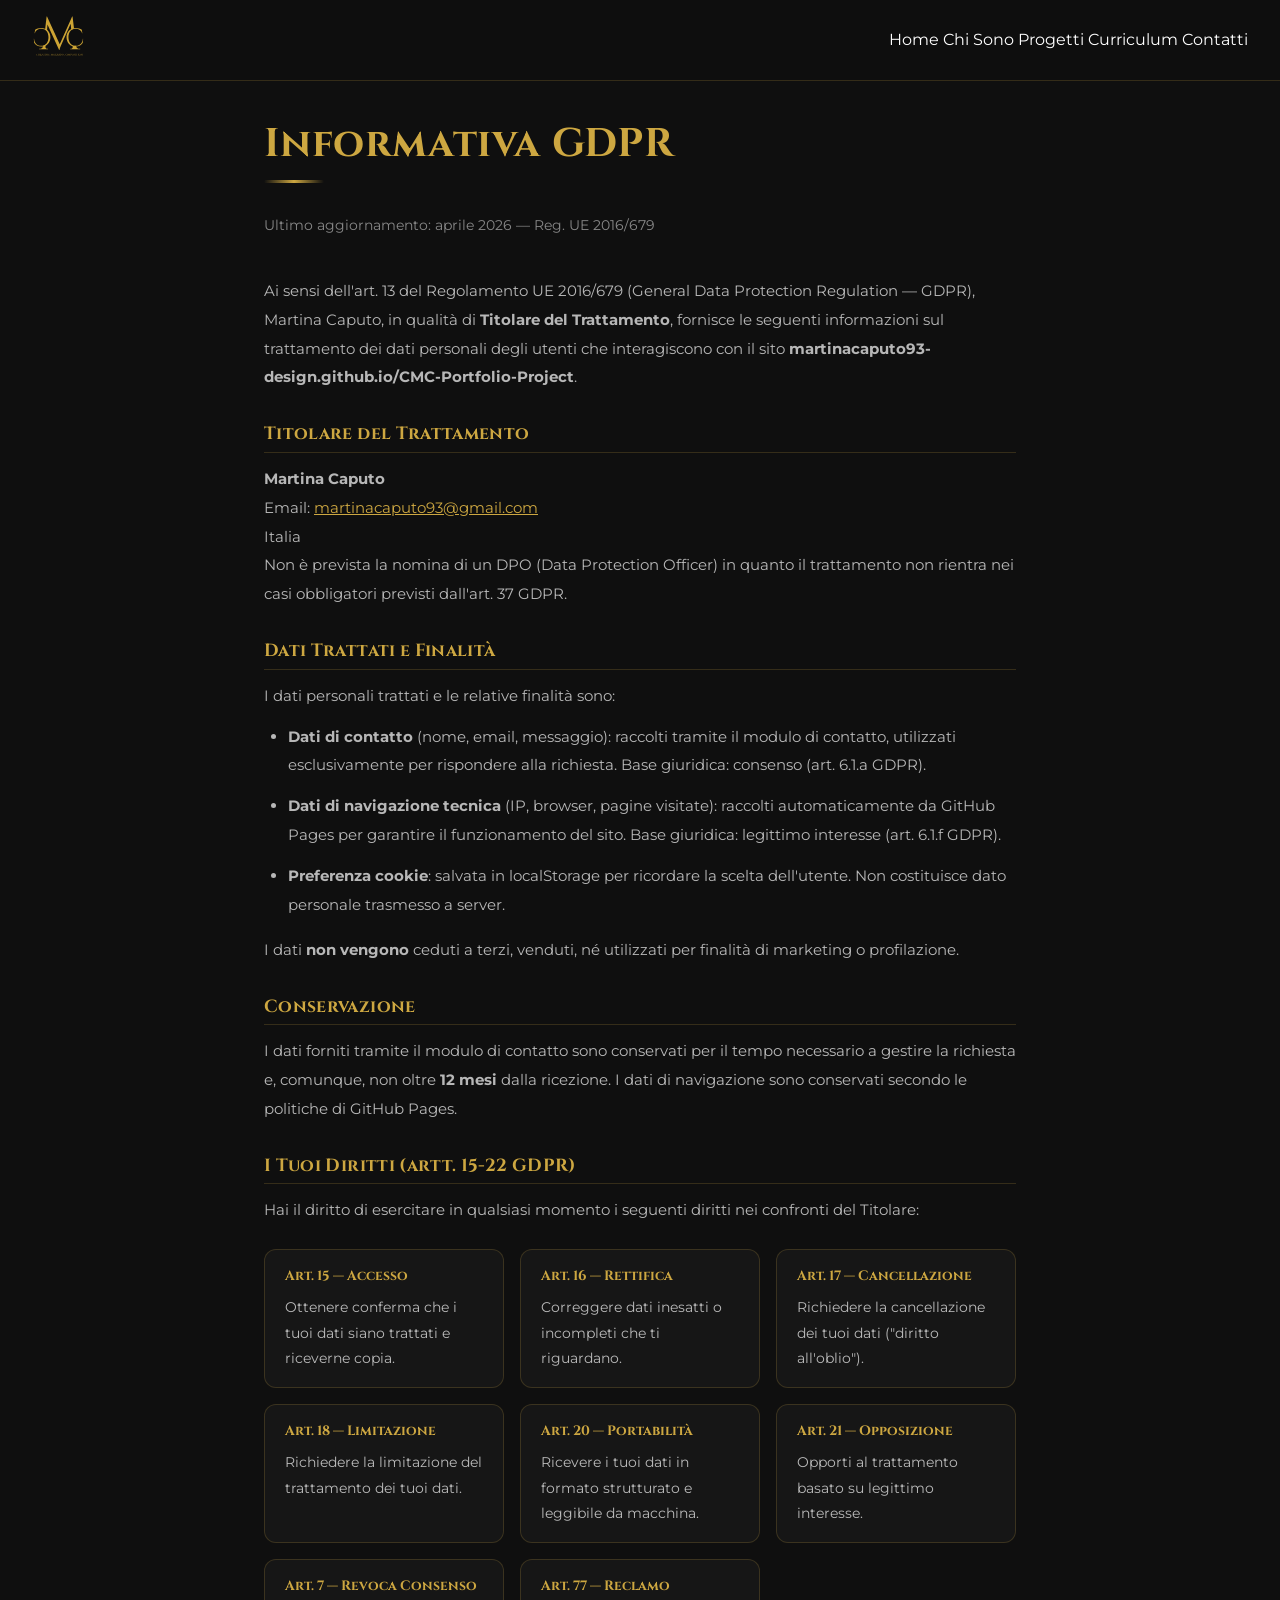
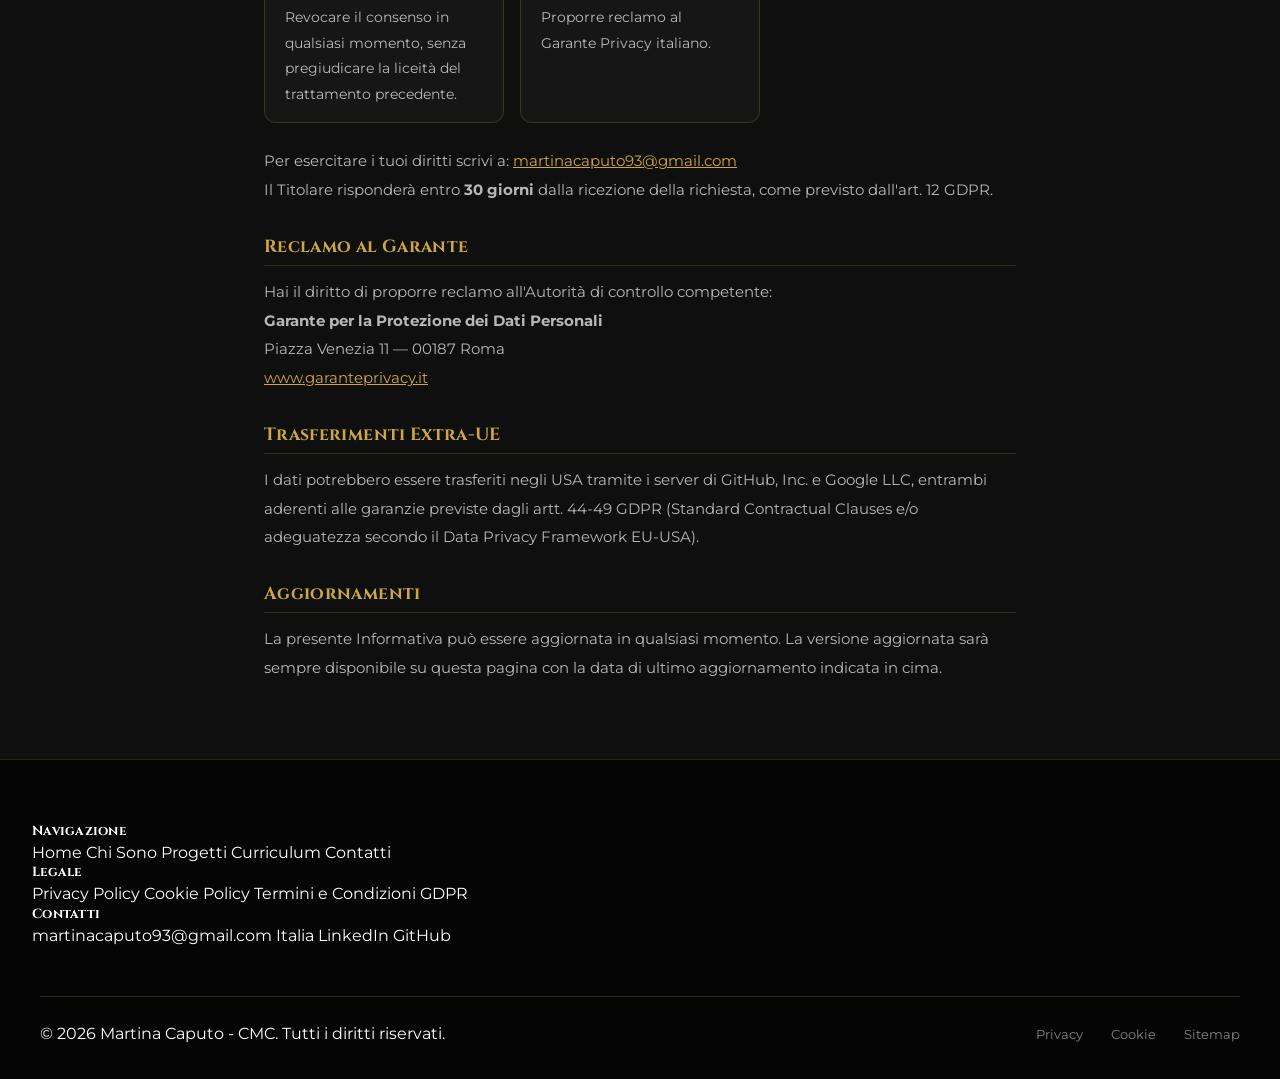
<file: gdpr.html>
<!DOCTYPE html>
<html class="dark" lang="it">
<head>
    <meta charset="UTF-8"/>
    <meta content="width=device-width, initial-scale=1.0" name="viewport"/>
    <meta name="description" content="Informativa GDPR - Martina Caputo, UX/UI Designer.">
    <meta name="author" content="Martina Caputo">
    <link rel="icon" type="image/svg+xml" href="images/logo-cmc.svg">
    <title>GDPR - Informativa | Martina Caputo - UX/UI Designer</title>
    <link rel="preconnect" href="https://fonts.googleapis.com">
    <link rel="preconnect" href="https://fonts.gstatic.com" crossorigin>
    <link href="https://fonts.googleapis.com/css2?family=Cinzel:wght@400;600;700&family=Montserrat:wght@300;400;500;600;700&display=swap" rel="stylesheet"/>
    <link rel="stylesheet" href="https://cdn.jsdelivr.net/npm/bootstrap-icons@1.11.1/font/bootstrap-icons.css">
    <link rel="stylesheet" href="css/styles.css">
    <link rel="stylesheet" href="css/animations.css">
    <style>
        .legal-content { max-width: 800px; margin: 0 auto; padding: 120px 1.5rem 4rem; }
        .legal-content h1 { font-family: 'Cinzel', serif; color: var(--color-primary); font-size: clamp(1.8rem,4vw,2.5rem); margin-bottom: 0.5rem; }
        .legal-content .last-update { color: var(--color-text-subtle); font-size: 0.85rem; margin-bottom: 2.5rem; display: block; }
        .legal-content h2 { font-family: 'Cinzel', serif; color: var(--color-primary); font-size: 1.1rem; margin: 2rem 0 0.75rem; padding-bottom: 0.4rem; border-bottom: 1px solid var(--color-border); }
        .legal-content p, .legal-content li { color: var(--color-text-muted); line-height: 1.9; font-size: 0.95rem; margin-bottom: 0.75rem; }
        .legal-content ul { padding-left: 1.5rem; margin-bottom: 1rem; }
        .legal-content a { color: var(--color-primary); text-decoration: underline; }
        .rights-grid { display: grid; grid-template-columns: repeat(auto-fit, minmax(220px, 1fr)); gap: 1rem; margin: 1.5rem 0; }
        .right-card { background: var(--color-card-dark); border: 1px solid var(--color-border); border-radius: 12px; padding: 1rem 1.25rem; }
        .right-card strong { display: block; color: var(--color-primary); font-family: 'Cinzel', serif; font-size: 0.85rem; margin-bottom: 0.4rem; }
        .right-card span { color: var(--color-text-muted); font-size: 0.85rem; line-height: 1.6; }
        .divider { width: 60px; height: 3px; background: linear-gradient(90deg, transparent, var(--color-primary), transparent); margin: 0.75rem 0 2rem; border-radius: 999px; }
    </style>
</head>
<body>

<header>
    <a href="index.html" class="header-logo" aria-label="CMC Home">
        <img src="images/logo-cmc.svg" alt="CMC Logo" width="120" height="40">
    </a>
    <nav class="desktop-nav">
        <a href="index.html">Home</a>
        <a href="chi-sono.html">Chi Sono</a>
        <a href="progetti.html">Progetti</a>
        <a href="cv.html">Curriculum</a>
        <a href="contatti.html">Contatti</a>
    </nav>
</header>

<main class="legal-content">
    <h1>Informativa GDPR</h1>
    <div class="divider"></div>
    <span class="last-update">Ultimo aggiornamento: aprile 2026 &mdash; Reg. UE 2016/679</span>

    <p>Ai sensi dell'art. 13 del Regolamento UE 2016/679 (General Data Protection Regulation &mdash; GDPR), Martina Caputo, in qualità di <strong>Titolare del Trattamento</strong>, fornisce le seguenti informazioni sul trattamento dei dati personali degli utenti che interagiscono con il sito <strong>martinacaputo93-design.github.io/CMC-Portfolio-Project</strong>.</p>

    <h2>Titolare del Trattamento</h2>
    <p><strong>Martina Caputo</strong><br>
    Email: <a href="mailto:martinacaputo93@gmail.com">martinacaputo93@gmail.com</a><br>
    Italia<br>
    Non è prevista la nomina di un DPO (Data Protection Officer) in quanto il trattamento non rientra nei casi obbligatori previsti dall'art. 37 GDPR.</p>

    <h2>Dati Trattati e Finalità</h2>
    <p>I dati personali trattati e le relative finalità sono:</p>
    <ul>
        <li><strong>Dati di contatto</strong> (nome, email, messaggio): raccolti tramite il modulo di contatto, utilizzati esclusivamente per rispondere alla richiesta. Base giuridica: consenso (art. 6.1.a GDPR).</li>
        <li><strong>Dati di navigazione tecnica</strong> (IP, browser, pagine visitate): raccolti automaticamente da GitHub Pages per garantire il funzionamento del sito. Base giuridica: legittimo interesse (art. 6.1.f GDPR).</li>
        <li><strong>Preferenza cookie</strong>: salvata in localStorage per ricordare la scelta dell'utente. Non costituisce dato personale trasmesso a server.</li>
    </ul>
    <p>I dati <strong>non vengono</strong> ceduti a terzi, venduti, né utilizzati per finalità di marketing o profilazione.</p>

    <h2>Conservazione</h2>
    <p>I dati forniti tramite il modulo di contatto sono conservati per il tempo necessario a gestire la richiesta e, comunque, non oltre <strong>12 mesi</strong> dalla ricezione. I dati di navigazione sono conservati secondo le politiche di GitHub Pages.</p>

    <h2>I Tuoi Diritti (artt. 15-22 GDPR)</h2>
    <p>Hai il diritto di esercitare in qualsiasi momento i seguenti diritti nei confronti del Titolare:</p>

    <div class="rights-grid">
        <div class="right-card"><strong>Art. 15 &mdash; Accesso</strong><span>Ottenere conferma che i tuoi dati siano trattati e riceverne copia.</span></div>
        <div class="right-card"><strong>Art. 16 &mdash; Rettifica</strong><span>Correggere dati inesatti o incompleti che ti riguardano.</span></div>
        <div class="right-card"><strong>Art. 17 &mdash; Cancellazione</strong><span>Richiedere la cancellazione dei tuoi dati ("diritto all'oblio").</span></div>
        <div class="right-card"><strong>Art. 18 &mdash; Limitazione</strong><span>Richiedere la limitazione del trattamento dei tuoi dati.</span></div>
        <div class="right-card"><strong>Art. 20 &mdash; Portabilità</strong><span>Ricevere i tuoi dati in formato strutturato e leggibile da macchina.</span></div>
        <div class="right-card"><strong>Art. 21 &mdash; Opposizione</strong><span>Opporti al trattamento basato su legittimo interesse.</span></div>
        <div class="right-card"><strong>Art. 7 &mdash; Revoca Consenso</strong><span>Revocare il consenso in qualsiasi momento, senza pregiudicare la liceità del trattamento precedente.</span></div>
        <div class="right-card"><strong>Art. 77 &mdash; Reclamo</strong><span>Proporre reclamo al Garante Privacy italiano.</span></div>
    </div>

    <p>Per esercitare i tuoi diritti scrivi a: <a href="mailto:martinacaputo93@gmail.com">martinacaputo93@gmail.com</a><br>
    Il Titolare risponderà entro <strong>30 giorni</strong> dalla ricezione della richiesta, come previsto dall'art. 12 GDPR.</p>

    <h2>Reclamo al Garante</h2>
    <p>Hai il diritto di proporre reclamo all'Autorità di controllo competente:<br>
    <strong>Garante per la Protezione dei Dati Personali</strong><br>
    Piazza Venezia 11 &mdash; 00187 Roma<br>
    <a href="https://www.garanteprivacy.it" target="_blank" rel="noopener noreferrer">www.garanteprivacy.it</a></p>

    <h2>Trasferimenti Extra-UE</h2>
    <p>I dati potrebbero essere trasferiti negli USA tramite i server di GitHub, Inc. e Google LLC, entrambi aderenti alle garanzie previste dagli artt. 44-49 GDPR (Standard Contractual Clauses e/o adeguatezza secondo il Data Privacy Framework EU-USA).</p>

    <h2>Aggiornamenti</h2>
    <p>La presente Informativa può essere aggiornata in qualsiasi momento. La versione aggiornata sarà sempre disponibile su questa pagina con la data di ultimo aggiornamento indicata in cima.</p>
</main>

<footer>
    <div class="footer-grid">
        <div class="footer-col">
            <h5>Navigazione</h5>
            <a href="index.html">Home</a>
            <a href="chi-sono.html">Chi Sono</a>
            <a href="progetti.html">Progetti</a>
            <a href="cv.html">Curriculum</a>
            <a href="contatti.html">Contatti</a>
        </div>
        <div class="footer-col">
            <h5>Legale</h5>
            <a href="privacy-policy.html">Privacy Policy</a>
            <a href="cookie-policy.html">Cookie Policy</a>
            <a href="termini-condizioni.html">Termini e Condizioni</a>
            <a href="gdpr.html">GDPR</a>
        </div>
        <div class="footer-col">
            <h5>Contatti</h5>
            <a href="mailto:martinacaputo93@gmail.com">martinacaputo93@gmail.com</a>
            <span>Italia</span>
            <a href="https://www.linkedin.com/in/martina-caputo-44a073233" target="_blank" rel="noopener noreferrer">LinkedIn</a>
            <a href="https://github.com/martinacaputo93-design/CMC" target="_blank" rel="noopener noreferrer">GitHub</a>
        </div>
    </div>
    <div class="footer-bottom">
        <span>&copy; 2026 Martina Caputo - CMC. Tutti i diritti riservati.</span>
        <div>
            <a href="privacy-policy.html">Privacy</a>
            <a href="cookie-policy.html">Cookie</a>
            <a href="#">Sitemap</a>
        </div>
    </div>
</footer>

<script src="js/main.js"></script>
</body>
</html>
</file>
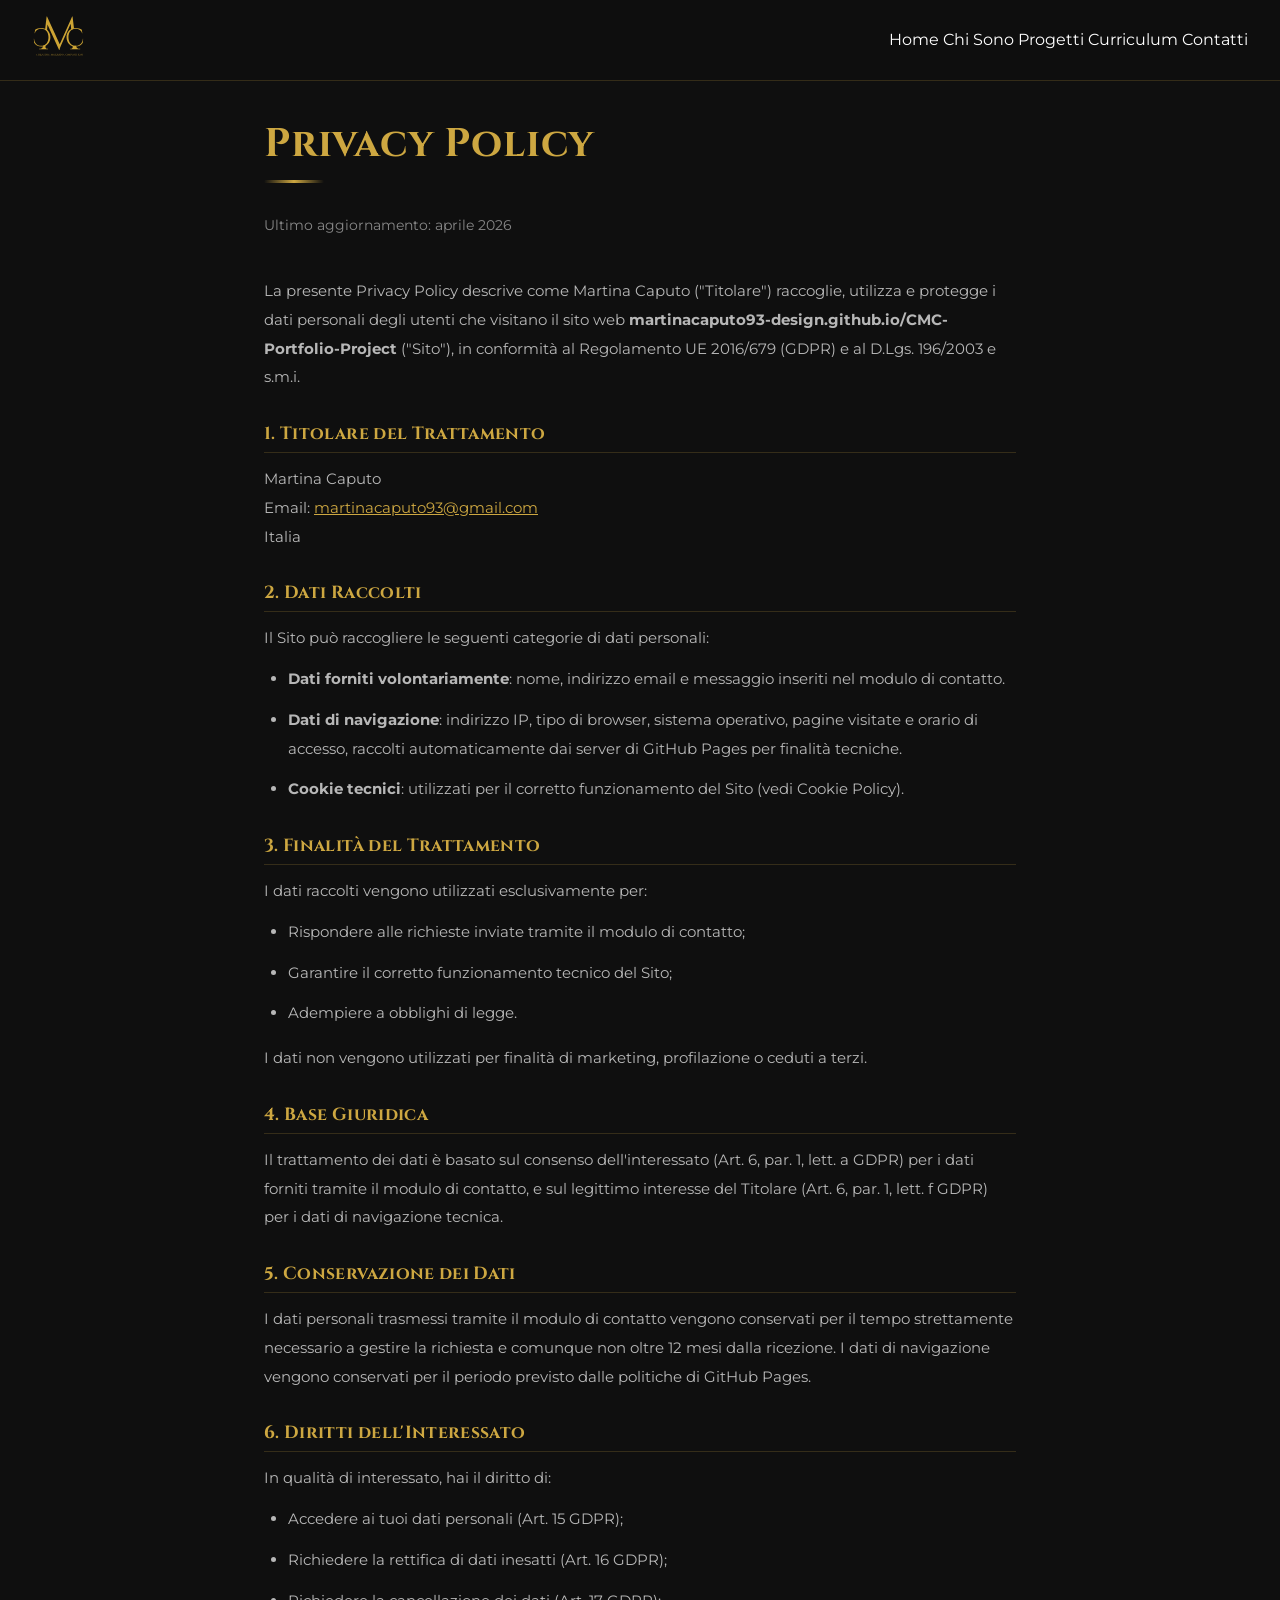
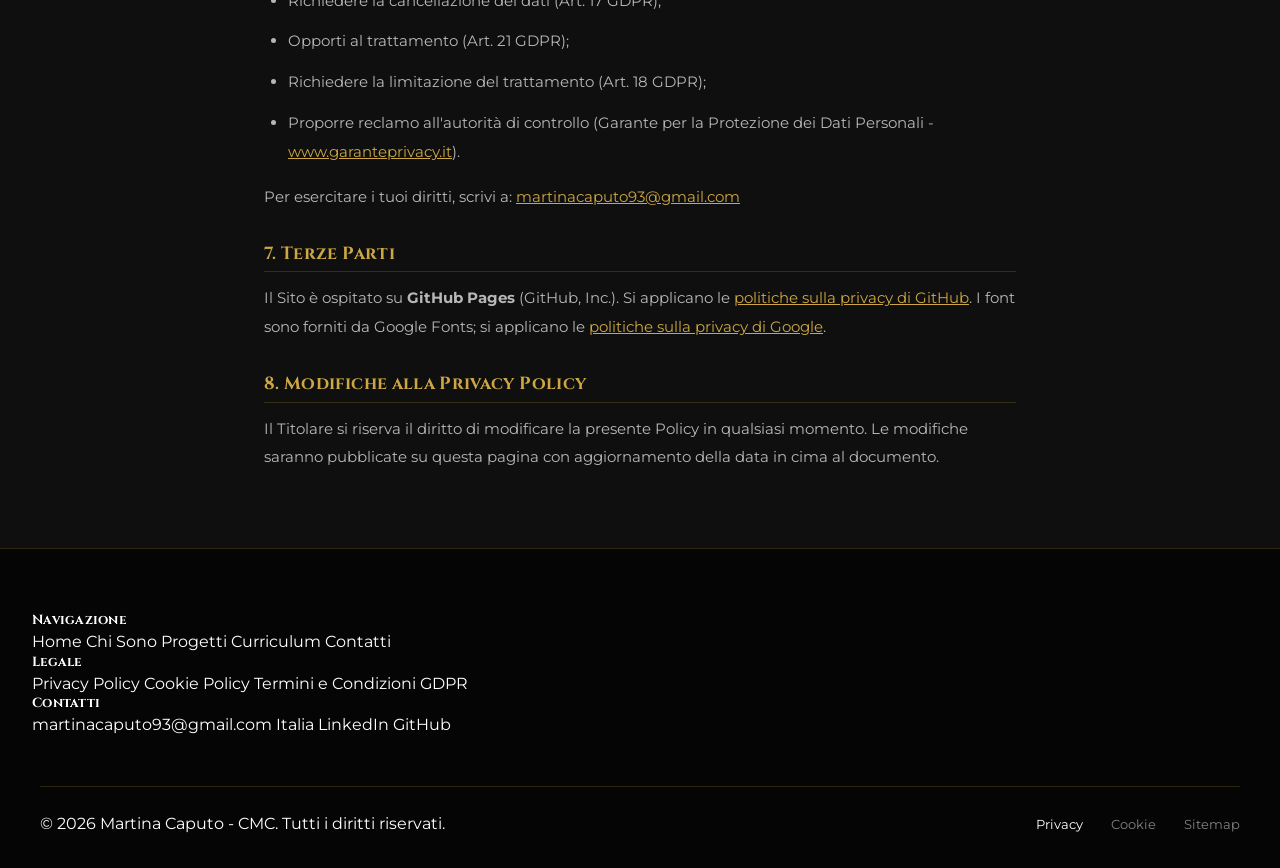
<file: privacy-policy.html>
<!DOCTYPE html>
<html class="dark" lang="it">
<head>
    <meta charset="UTF-8"/>
    <meta content="width=device-width, initial-scale=1.0" name="viewport"/>
    <meta name="description" content="Privacy Policy - Martina Caputo, UX/UI Designer.">
    <meta name="author" content="Martina Caputo">
    <link rel="icon" type="image/svg+xml" href="images/logo-cmc.svg">
    <title>Privacy Policy | Martina Caputo - UX/UI Designer</title>
    <link rel="preconnect" href="https://fonts.googleapis.com">
    <link rel="preconnect" href="https://fonts.gstatic.com" crossorigin>
    <link href="https://fonts.googleapis.com/css2?family=Cinzel:wght@400;600;700&family=Montserrat:wght@300;400;500;600;700&display=swap" rel="stylesheet"/>
    <link rel="stylesheet" href="https://cdn.jsdelivr.net/npm/bootstrap-icons@1.11.1/font/bootstrap-icons.css">
    <link rel="stylesheet" href="css/styles.css">
    <link rel="stylesheet" href="css/animations.css">
    <style>
        .legal-content { max-width: 800px; margin: 0 auto; padding: 120px 1.5rem 4rem; }
        .legal-content h1 { font-family: 'Cinzel', serif; color: var(--color-primary); font-size: clamp(1.8rem,4vw,2.5rem); margin-bottom: 0.5rem; }
        .legal-content .last-update { color: var(--color-text-subtle); font-size: 0.85rem; margin-bottom: 2.5rem; display: block; }
        .legal-content h2 { font-family: 'Cinzel', serif; color: var(--color-primary); font-size: 1.1rem; margin: 2rem 0 0.75rem; padding-bottom: 0.4rem; border-bottom: 1px solid var(--color-border); }
        .legal-content p, .legal-content li { color: var(--color-text-muted); line-height: 1.9; font-size: 0.95rem; margin-bottom: 0.75rem; }
        .legal-content ul { padding-left: 1.5rem; margin-bottom: 1rem; }
        .legal-content a { color: var(--color-primary); text-decoration: underline; }
        .divider { width: 60px; height: 3px; background: linear-gradient(90deg, transparent, var(--color-primary), transparent); margin: 0.75rem 0 2rem; border-radius: 999px; }
    </style>
</head>
<body>

<header>
    <a href="index.html" class="header-logo" aria-label="CMC Home">
        <img src="images/logo-cmc.svg" alt="CMC Logo" width="120" height="40">
    </a>
    <nav class="desktop-nav">
        <a href="index.html">Home</a>
        <a href="chi-sono.html">Chi Sono</a>
        <a href="progetti.html">Progetti</a>
        <a href="cv.html">Curriculum</a>
        <a href="contatti.html">Contatti</a>
    </nav>
</header>

<main class="legal-content">
    <h1>Privacy Policy</h1>
    <div class="divider"></div>
    <span class="last-update">Ultimo aggiornamento: aprile 2026</span>

    <p>La presente Privacy Policy descrive come Martina Caputo ("Titolare") raccoglie, utilizza e protegge i dati personali degli utenti che visitano il sito web <strong>martinacaputo93-design.github.io/CMC-Portfolio-Project</strong> ("Sito"), in conformità al Regolamento UE 2016/679 (GDPR) e al D.Lgs. 196/2003 e s.m.i.</p>

    <h2>1. Titolare del Trattamento</h2>
    <p>Martina Caputo<br>
    Email: <a href="mailto:martinacaputo93@gmail.com">martinacaputo93@gmail.com</a><br>
    Italia</p>

    <h2>2. Dati Raccolti</h2>
    <p>Il Sito può raccogliere le seguenti categorie di dati personali:</p>
    <ul>
        <li><strong>Dati forniti volontariamente</strong>: nome, indirizzo email e messaggio inseriti nel modulo di contatto.</li>
        <li><strong>Dati di navigazione</strong>: indirizzo IP, tipo di browser, sistema operativo, pagine visitate e orario di accesso, raccolti automaticamente dai server di GitHub Pages per finalità tecniche.</li>
        <li><strong>Cookie tecnici</strong>: utilizzati per il corretto funzionamento del Sito (vedi Cookie Policy).</li>
    </ul>

    <h2>3. Finalità del Trattamento</h2>
    <p>I dati raccolti vengono utilizzati esclusivamente per:</p>
    <ul>
        <li>Rispondere alle richieste inviate tramite il modulo di contatto;</li>
        <li>Garantire il corretto funzionamento tecnico del Sito;</li>
        <li>Adempiere a obblighi di legge.</li>
    </ul>
    <p>I dati non vengono utilizzati per finalità di marketing, profilazione o ceduti a terzi.</p>

    <h2>4. Base Giuridica</h2>
    <p>Il trattamento dei dati è basato sul consenso dell'interessato (Art. 6, par. 1, lett. a GDPR) per i dati forniti tramite il modulo di contatto, e sul legittimo interesse del Titolare (Art. 6, par. 1, lett. f GDPR) per i dati di navigazione tecnica.</p>

    <h2>5. Conservazione dei Dati</h2>
    <p>I dati personali trasmessi tramite il modulo di contatto vengono conservati per il tempo strettamente necessario a gestire la richiesta e comunque non oltre 12 mesi dalla ricezione. I dati di navigazione vengono conservati per il periodo previsto dalle politiche di GitHub Pages.</p>

    <h2>6. Diritti dell'Interessato</h2>
    <p>In qualità di interessato, hai il diritto di:</p>
    <ul>
        <li>Accedere ai tuoi dati personali (Art. 15 GDPR);</li>
        <li>Richiedere la rettifica di dati inesatti (Art. 16 GDPR);</li>
        <li>Richiedere la cancellazione dei dati (Art. 17 GDPR);</li>
        <li>Opporti al trattamento (Art. 21 GDPR);</li>
        <li>Richiedere la limitazione del trattamento (Art. 18 GDPR);</li>
        <li>Proporre reclamo all'autorità di controllo (Garante per la Protezione dei Dati Personali - <a href="https://www.garanteprivacy.it" target="_blank" rel="noopener noreferrer">www.garanteprivacy.it</a>).</li>
    </ul>
    <p>Per esercitare i tuoi diritti, scrivi a: <a href="mailto:martinacaputo93@gmail.com">martinacaputo93@gmail.com</a></p>

    <h2>7. Terze Parti</h2>
    <p>Il Sito è ospitato su <strong>GitHub Pages</strong> (GitHub, Inc.). Si applicano le <a href="https://docs.github.com/en/site-policy/privacy-policies/github-general-privacy-statement" target="_blank" rel="noopener noreferrer">politiche sulla privacy di GitHub</a>. I font sono forniti da Google Fonts; si applicano le <a href="https://policies.google.com/privacy" target="_blank" rel="noopener noreferrer">politiche sulla privacy di Google</a>.</p>

    <h2>8. Modifiche alla Privacy Policy</h2>
    <p>Il Titolare si riserva il diritto di modificare la presente Policy in qualsiasi momento. Le modifiche saranno pubblicate su questa pagina con aggiornamento della data in cima al documento.</p>
</main>

<footer>
    <div class="footer-grid">
        <div class="footer-col">
            <h5>Navigazione</h5>
            <a href="index.html">Home</a>
            <a href="chi-sono.html">Chi Sono</a>
            <a href="progetti.html">Progetti</a>
            <a href="cv.html">Curriculum</a>
            <a href="contatti.html">Contatti</a>
        </div>
        <div class="footer-col">
            <h5>Legale</h5>
            <a href="privacy-policy.html">Privacy Policy</a>
            <a href="cookie-policy.html">Cookie Policy</a>
            <a href="termini-condizioni.html">Termini e Condizioni</a>
            <a href="gdpr.html">GDPR</a>
        </div>
        <div class="footer-col">
            <h5>Contatti</h5>
            <a href="mailto:martinacaputo93@gmail.com">martinacaputo93@gmail.com</a>
            <span>Italia</span>
            <a href="https://www.linkedin.com/in/martina-caputo-44a073233" target="_blank" rel="noopener noreferrer">LinkedIn</a>
            <a href="https://github.com/martinacaputo93-design/CMC" target="_blank" rel="noopener noreferrer">GitHub</a>
        </div>
    </div>
    <div class="footer-bottom">
        <span>&copy; 2026 Martina Caputo - CMC. Tutti i diritti riservati.</span>
        <div>
            <a href="privacy-policy.html">Privacy</a>
            <a href="cookie-policy.html">Cookie</a>
            <a href="#">Sitemap</a>
        </div>
    </div>
</footer>

<script src="js/main.js"></script>
</body>
</html>
</file>
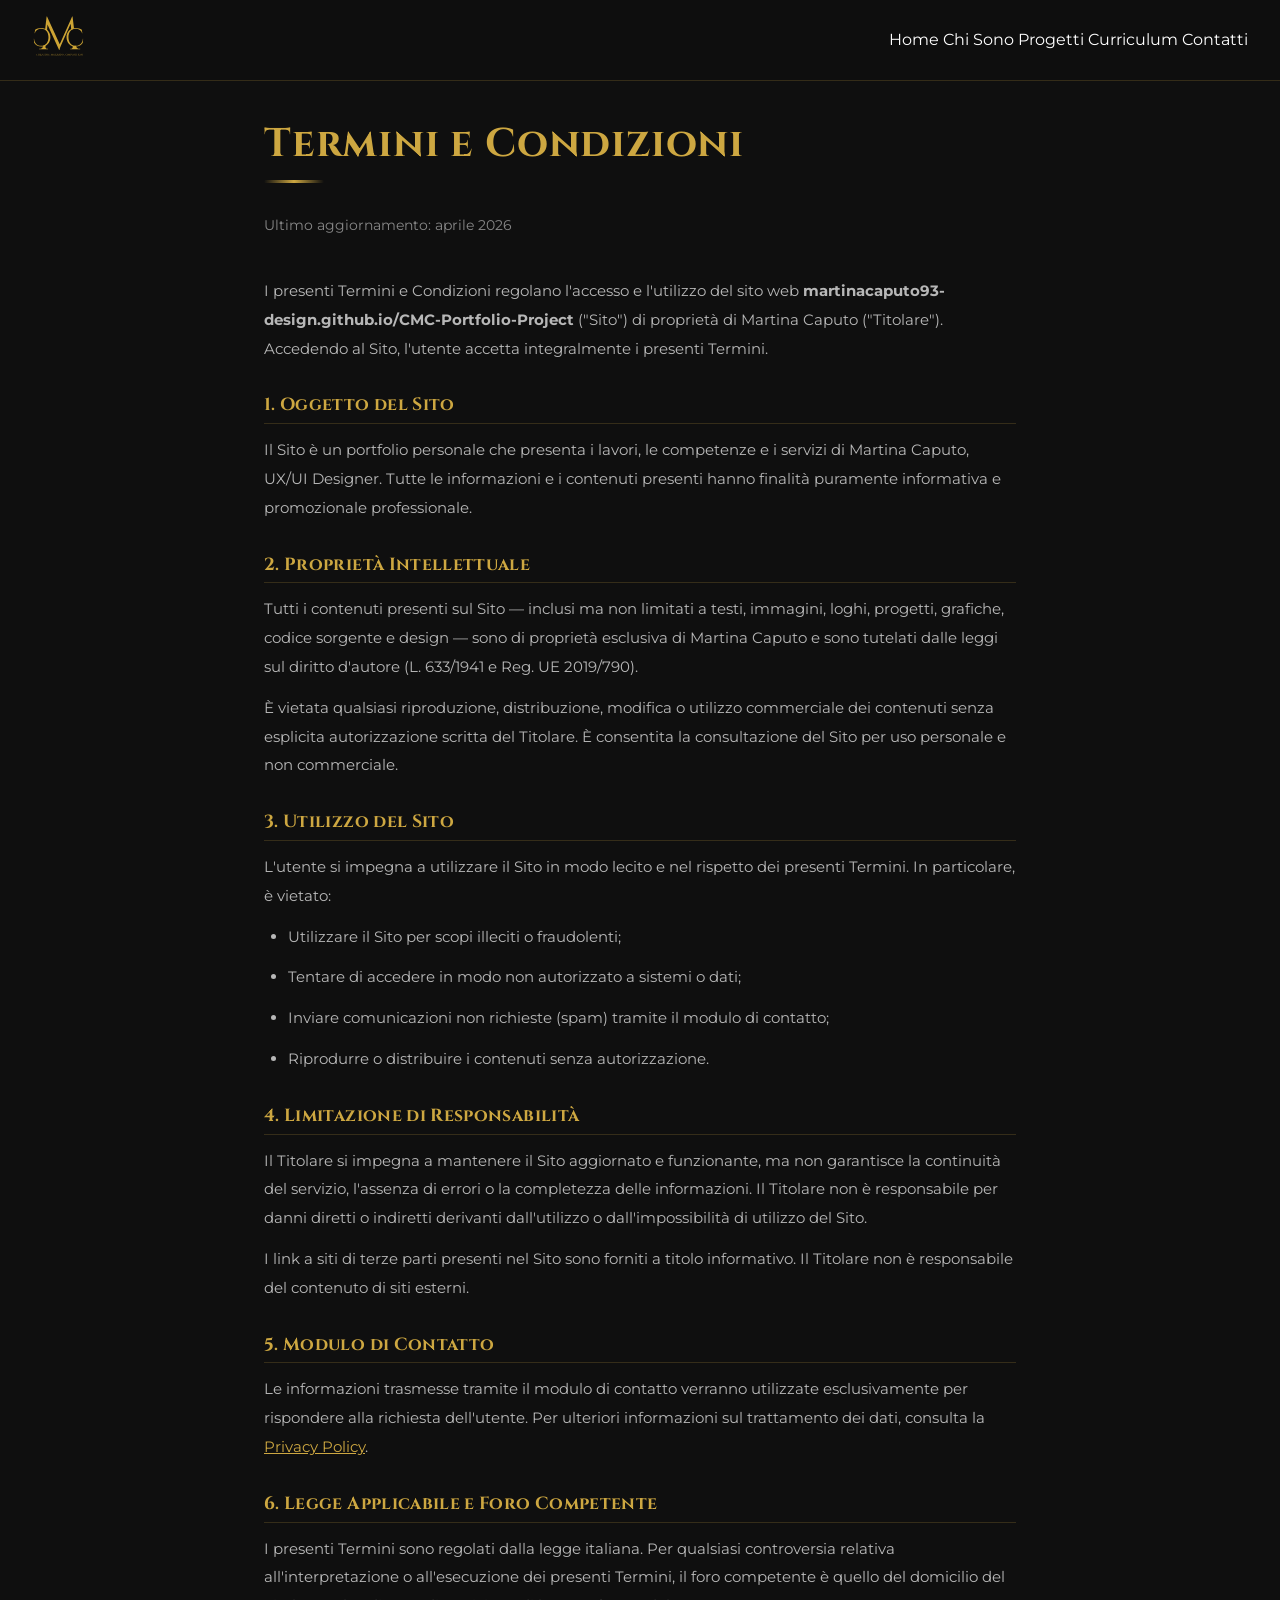
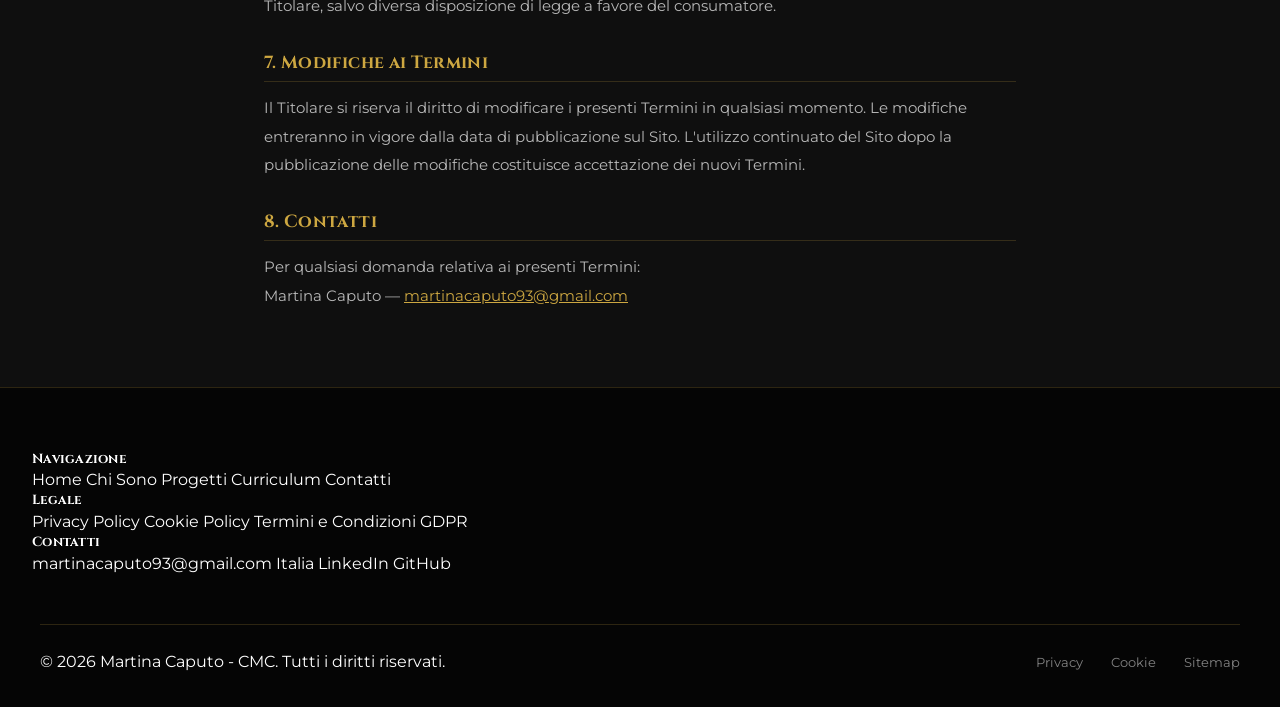
<file: termini-condizioni.html>
<!DOCTYPE html>
<html class="dark" lang="it">
<head>
    <meta charset="UTF-8"/>
    <meta content="width=device-width, initial-scale=1.0" name="viewport"/>
    <meta name="description" content="Termini e Condizioni - Martina Caputo, UX/UI Designer.">
    <meta name="author" content="Martina Caputo">
    <link rel="icon" type="image/svg+xml" href="images/logo-cmc.svg">
    <title>Termini e Condizioni | Martina Caputo - UX/UI Designer</title>
    <link rel="preconnect" href="https://fonts.googleapis.com">
    <link rel="preconnect" href="https://fonts.gstatic.com" crossorigin>
    <link href="https://fonts.googleapis.com/css2?family=Cinzel:wght@400;600;700&family=Montserrat:wght@300;400;500;600;700&display=swap" rel="stylesheet"/>
    <link rel="stylesheet" href="https://cdn.jsdelivr.net/npm/bootstrap-icons@1.11.1/font/bootstrap-icons.css">
    <link rel="stylesheet" href="css/styles.css">
    <link rel="stylesheet" href="css/animations.css">
    <style>
        .legal-content { max-width: 800px; margin: 0 auto; padding: 120px 1.5rem 4rem; }
        .legal-content h1 { font-family: 'Cinzel', serif; color: var(--color-primary); font-size: clamp(1.8rem,4vw,2.5rem); margin-bottom: 0.5rem; }
        .legal-content .last-update { color: var(--color-text-subtle); font-size: 0.85rem; margin-bottom: 2.5rem; display: block; }
        .legal-content h2 { font-family: 'Cinzel', serif; color: var(--color-primary); font-size: 1.1rem; margin: 2rem 0 0.75rem; padding-bottom: 0.4rem; border-bottom: 1px solid var(--color-border); }
        .legal-content p, .legal-content li { color: var(--color-text-muted); line-height: 1.9; font-size: 0.95rem; margin-bottom: 0.75rem; }
        .legal-content ul { padding-left: 1.5rem; margin-bottom: 1rem; }
        .legal-content a { color: var(--color-primary); text-decoration: underline; }
        .divider { width: 60px; height: 3px; background: linear-gradient(90deg, transparent, var(--color-primary), transparent); margin: 0.75rem 0 2rem; border-radius: 999px; }
    </style>
</head>
<body>

<header>
    <a href="index.html" class="header-logo" aria-label="CMC Home">
        <img src="images/logo-cmc.svg" alt="CMC Logo" width="120" height="40">
    </a>
    <nav class="desktop-nav">
        <a href="index.html">Home</a>
        <a href="chi-sono.html">Chi Sono</a>
        <a href="progetti.html">Progetti</a>
        <a href="cv.html">Curriculum</a>
        <a href="contatti.html">Contatti</a>
    </nav>
</header>

<main class="legal-content">
    <h1>Termini e Condizioni</h1>
    <div class="divider"></div>
    <span class="last-update">Ultimo aggiornamento: aprile 2026</span>

    <p>I presenti Termini e Condizioni regolano l'accesso e l'utilizzo del sito web <strong>martinacaputo93-design.github.io/CMC-Portfolio-Project</strong> ("Sito") di proprietà di Martina Caputo ("Titolare"). Accedendo al Sito, l'utente accetta integralmente i presenti Termini.</p>

    <h2>1. Oggetto del Sito</h2>
    <p>Il Sito è un portfolio personale che presenta i lavori, le competenze e i servizi di Martina Caputo, UX/UI Designer. Tutte le informazioni e i contenuti presenti hanno finalità puramente informativa e promozionale professionale.</p>

    <h2>2. Proprietà Intellettuale</h2>
    <p>Tutti i contenuti presenti sul Sito — inclusi ma non limitati a testi, immagini, loghi, progetti, grafiche, codice sorgente e design — sono di proprietà esclusiva di Martina Caputo e sono tutelati dalle leggi sul diritto d'autore (L. 633/1941 e Reg. UE 2019/790).</p>
    <p>È vietata qualsiasi riproduzione, distribuzione, modifica o utilizzo commerciale dei contenuti senza esplicita autorizzazione scritta del Titolare. È consentita la consultazione del Sito per uso personale e non commerciale.</p>

    <h2>3. Utilizzo del Sito</h2>
    <p>L'utente si impegna a utilizzare il Sito in modo lecito e nel rispetto dei presenti Termini. In particolare, è vietato:</p>
    <ul>
        <li>Utilizzare il Sito per scopi illeciti o fraudolenti;</li>
        <li>Tentare di accedere in modo non autorizzato a sistemi o dati;</li>
        <li>Inviare comunicazioni non richieste (spam) tramite il modulo di contatto;</li>
        <li>Riprodurre o distribuire i contenuti senza autorizzazione.</li>
    </ul>

    <h2>4. Limitazione di Responsabilità</h2>
    <p>Il Titolare si impegna a mantenere il Sito aggiornato e funzionante, ma non garantisce la continuità del servizio, l'assenza di errori o la completezza delle informazioni. Il Titolare non è responsabile per danni diretti o indiretti derivanti dall'utilizzo o dall'impossibilità di utilizzo del Sito.</p>
    <p>I link a siti di terze parti presenti nel Sito sono forniti a titolo informativo. Il Titolare non è responsabile del contenuto di siti esterni.</p>

    <h2>5. Modulo di Contatto</h2>
    <p>Le informazioni trasmesse tramite il modulo di contatto verranno utilizzate esclusivamente per rispondere alla richiesta dell'utente. Per ulteriori informazioni sul trattamento dei dati, consulta la <a href="privacy-policy.html">Privacy Policy</a>.</p>

    <h2>6. Legge Applicabile e Foro Competente</h2>
    <p>I presenti Termini sono regolati dalla legge italiana. Per qualsiasi controversia relativa all'interpretazione o all'esecuzione dei presenti Termini, il foro competente è quello del domicilio del Titolare, salvo diversa disposizione di legge a favore del consumatore.</p>

    <h2>7. Modifiche ai Termini</h2>
    <p>Il Titolare si riserva il diritto di modificare i presenti Termini in qualsiasi momento. Le modifiche entreranno in vigore dalla data di pubblicazione sul Sito. L'utilizzo continuato del Sito dopo la pubblicazione delle modifiche costituisce accettazione dei nuovi Termini.</p>

    <h2>8. Contatti</h2>
    <p>Per qualsiasi domanda relativa ai presenti Termini:<br>
    Martina Caputo — <a href="mailto:martinacaputo93@gmail.com">martinacaputo93@gmail.com</a></p>
</main>

<footer>
    <div class="footer-grid">
        <div class="footer-col">
            <h5>Navigazione</h5>
            <a href="index.html">Home</a>
            <a href="chi-sono.html">Chi Sono</a>
            <a href="progetti.html">Progetti</a>
            <a href="cv.html">Curriculum</a>
            <a href="contatti.html">Contatti</a>
        </div>
        <div class="footer-col">
            <h5>Legale</h5>
            <a href="privacy-policy.html">Privacy Policy</a>
            <a href="cookie-policy.html">Cookie Policy</a>
            <a href="termini-condizioni.html">Termini e Condizioni</a>
            <a href="gdpr.html">GDPR</a>
        </div>
        <div class="footer-col">
            <h5>Contatti</h5>
            <a href="mailto:martinacaputo93@gmail.com">martinacaputo93@gmail.com</a>
            <span>Italia</span>
            <a href="https://www.linkedin.com/in/martina-caputo-44a073233" target="_blank" rel="noopener noreferrer">LinkedIn</a>
            <a href="https://github.com/martinacaputo93-design/CMC" target="_blank" rel="noopener noreferrer">GitHub</a>
        </div>
    </div>
    <div class="footer-bottom">
        <span>&copy; 2026 Martina Caputo - CMC. Tutti i diritti riservati.</span>
        <div>
            <a href="privacy-policy.html">Privacy</a>
            <a href="cookie-policy.html">Cookie</a>
            <a href="#">Sitemap</a>
        </div>
    </div>
</footer>

<script src="js/main.js"></script>
</body>
</html>
</file>
<file: css/styles.css>
/*
   CMC Portfolio - Stili personalizzati
   Martina Caputo
*/

/* CSS Variables - Theme Colors */
:root {
    --color-primary: #cda741;
    --color-primary-hover: #b8932f;
    --color-primary-glow: rgba(205, 167, 65, 0.4);
    --color-bg-dark: #0F0F0F;
    --color-card-dark: #161616;
    --color-card-hover: #1a1a1a;
    --color-text: #ffffff;
    --color-text-muted: rgba(255, 255, 255, 0.7);
    --color-text-subtle: rgba(255, 255, 255, 0.5);
    --color-border: rgba(205, 167, 65, 0.2);
    --color-border-hover: rgba(205, 167, 65, 0.5);
    
    /* Spacing */
    --spacing-xs: 0.5rem;
    --spacing-sm: 1rem;
    --spacing-md: 1.5rem;
    --spacing-lg: 2rem;
    --spacing-xl: 3rem;
    --spacing-2xl: 4rem;
    
    /* Transitions */
    --transition-fast: 0.15s ease;
    --transition-normal: 0.3s ease;
    --transition-slow: 0.5s ease;
    --transition-bounce: 0.4s cubic-bezier(0.34, 1.56, 0.64, 1);
    
    /* Border Radius */
    --radius-sm: 8px;
    --radius-md: 12px;
    --radius-lg: 16px;
    --radius-xl: 24px;
    --radius-full: 9999px;
    
    /* Shadows */
    --shadow-sm: 0 2px 8px rgba(0, 0, 0, 0.3);
    --shadow-md: 0 4px 16px rgba(0, 0, 0, 0.4);
    --shadow-lg: 0 8px 32px rgba(0, 0, 0, 0.5);
    --shadow-glow: 0 0 30px var(--color-primary-glow);
}

/* Reset & Base */
*, *::before, *::after {
    margin: 0;
    padding: 0;
    box-sizing: border-box;
}

a {
    text-decoration: none;
    color: inherit;
}

html {
    scroll-behavior: smooth;
    -webkit-font-smoothing: antialiased;
    -moz-osx-font-smoothing: grayscale;
}

body {
    font-family: 'Montserrat', -apple-system, BlinkMacSystemFont, sans-serif;
    background-color: var(--color-bg-dark);
    color: var(--color-text);
    min-height: 100vh;
    overflow-x: hidden;
    line-height: 1.6;
}

/* Selection */
::selection {
    background-color: var(--color-primary);
    color: var(--color-bg-dark);
}

/* Focus States - Accessibility */
:focus-visible {
    outline: 2px solid var(--color-primary);
    outline-offset: 3px;
}

/* Custom Scrollbar */
::-webkit-scrollbar {
    width: 8px;
}

::-webkit-scrollbar-track {
    background: var(--color-bg-dark);
}

::-webkit-scrollbar-thumb {
    background: var(--color-primary);
    border-radius: var(--radius-full);
}

::-webkit-scrollbar-thumb:hover {
    background: var(--color-primary-hover);
}

/*
   Typography
*/

h1, h2, h3, h4, h5, h6 {
    font-family: 'Cinzel', serif;
    font-weight: 700;
    line-height: 1.2;
    letter-spacing: 0.02em;
}

.font-title {
    font-family: 'Cinzel', serif;
}

.font-body {
    font-family: 'Montserrat', sans-serif;
}

/*
   Header & Navigation
*/

header {
    position: fixed;
    top: 0;
    left: 0;
    right: 0;
    z-index: 1000;
    background: rgba(15, 15, 15, 0.95);
    backdrop-filter: blur(12px);
    -webkit-backdrop-filter: blur(12px);
    padding: var(--spacing-sm) var(--spacing-lg);
    display: flex;
    justify-content: space-between;
    align-items: center;
    border-bottom: 1px solid var(--color-border);
    transition: var(--transition-normal);
}

header.scrolled {
    padding: 0.75rem var(--spacing-lg);
    box-shadow: var(--shadow-md);
}

.header-logo img {
    height: 40px;
    width: auto;
    transition: var(--transition-normal);
}

.header-logo:hover img {
    transform: scale(1.05);
    filter: drop-shadow(0 0 10px var(--color-primary-glow));
}

/* Hamburger Menu */
.hamburger {
    display: flex;
    flex-direction: column;
    gap: 6px;
    cursor: pointer;
    padding: 12px;
    background: none;
    border: none;
    border-radius: var(--radius-full);
    transition: var(--transition-normal);
}

.hamburger:hover {
    background: rgba(205, 167, 65, 0.1);
}

.hamburger span {
    display: block;
    width: 24px;
    height: 2px;
    background-color: var(--color-primary);
    transition: var(--transition-normal);
    transform-origin: center;
}

.hamburger.active span:nth-child(1) {
    transform: rotate(45deg) translate(6px, 6px);
}

.hamburger.active span:nth-child(2) {
    opacity: 0;
    transform: scaleX(0);
}

.hamburger.active span:nth-child(3) {
    transform: rotate(-45deg) translate(6px, -6px);
}

/* Mobile Menu */
.mobile-menu {
    position: fixed;
    top: 0;
    right: 0;
    width: 300px;
    height: 100vh;
    background: var(--color-bg-dark);
    border-left: 1px solid var(--color-border);
    transform: translateX(100%);
    transition: transform 0.4s cubic-bezier(0.4, 0, 0.2, 1);
    z-index: 999;
    padding: 100px 40px 40px;
    display: flex;
    flex-direction: column;
    gap: var(--spacing-xs);
}

.mobile-menu.active {
    transform: translateX(0);
    box-shadow: -10px 0 40px rgba(0, 0, 0, 0.5);
}

.mobile-menu a {
    display: block;
    font-family: 'Cinzel', serif;
    font-size: 1.1rem;
    color: var(--color-primary);
    text-decoration: none;
    padding: var(--spacing-sm) 0;
    border-bottom: 1px solid var(--color-border);
    transition: var(--transition-normal);
    position: relative;
    overflow: hidden;
}

.mobile-menu a::before {
    content: '';
    position: absolute;
    left: 0;
    bottom: 0;
    width: 0;
    height: 2px;
    background: var(--color-primary);
    transition: width 0.3s ease;
}

.mobile-menu a:hover {
    color: var(--color-text);
    padding-left: var(--spacing-sm);
}

.mobile-menu a:hover::before {
    width: 100%;
}

.menu-overlay {
    position: fixed;
    inset: 0;
    background: rgba(0, 0, 0, 0.7);
    backdrop-filter: blur(4px);
    z-index: 998;
    opacity: 0;
    visibility: hidden;
    transition: var(--transition-normal);
}

.menu-overlay.active {
    opacity: 1;
    visibility: visible;
}

/*
   Hero Section
*/

.hero {
    min-height: 100vh;
    display: flex;
    flex-direction: column;
    justify-content: center;
    align-items: center;
    padding: 120px 20px 80px;
    text-align: center;
    position: relative;
    overflow: hidden;
}

/* Subtle background pattern */
.hero::before {
    content: '';
    position: absolute;
    inset: 0;
    background: 
        radial-gradient(circle at 20% 80%, rgba(205, 167, 65, 0.03) 0%, transparent 50%),
        radial-gradient(circle at 80% 20%, rgba(205, 167, 65, 0.03) 0%, transparent 50%);
    pointer-events: none;
}

/* Logo Container */
.logo-container {
    width: min(600px, 90vw);
    margin-bottom: var(--spacing-xl);
    position: relative;
}

.logo-container img {
    width: 100%;
    height: auto;
    object-fit: contain;
    animation: 
        logoFloat 6s ease-in-out infinite,
        logoFadeIn 1.2s ease-out forwards;
    filter: drop-shadow(0 0 40px var(--color-primary-glow));
}

@keyframes logoFloat {
    0%, 100% { transform: translateY(0) rotate(0deg); }
    25% { transform: translateY(-8px) rotate(0.5deg); }
    50% { transform: translateY(-12px) rotate(0deg); }
    75% { transform: translateY(-8px) rotate(-0.5deg); }
}

@keyframes logoFadeIn {
    0% { 
        opacity: 0; 
        transform: scale(0.9) translateY(20px); 
        filter: blur(10px);
    }
    100% { 
        opacity: 1; 
        transform: scale(1) translateY(0); 
        filter: blur(0);
    }
}

.hero h1 {
    font-family: 'Cinzel', serif;
    font-size: clamp(1.8rem, 5vw, 2.8rem);
    color: var(--color-primary);
    margin-bottom: var(--spacing-xl);
    letter-spacing: 4px;
    text-shadow: 0 0 30px var(--color-primary-glow);
    animation: fadeInUp 0.8s ease-out 0.3s backwards;
}

@keyframes fadeInUp {
    from {
        opacity: 0;
        transform: translateY(30px);
    }
    to {
        opacity: 1;
        transform: translateY(0);
    }
}

/* CTA Buttons */
.cta-container {
    display: flex;
    flex-direction: column;
    gap: var(--spacing-sm);
    width: 100%;
    max-width: 480px;
    animation: fadeInUp 0.8s ease-out 0.5s backwards;
}

.cta-row {
    display: flex;
    gap: var(--spacing-sm);
    justify-content: center;
}

.cta-row .btn {
    flex: 1;
    min-width: 160px;
    max-width: 220px;
}

/* Button Styles */
.btn-primary-custom {
    background: linear-gradient(135deg, var(--color-primary) 0%, var(--color-primary-hover) 100%);
    color: var(--color-bg-dark);
    border: none;
    padding: var(--spacing-sm) var(--spacing-md);
    font-family: 'Montserrat', sans-serif;
    font-weight: 600;
    font-size: 0.85rem;
    text-transform: uppercase;
    letter-spacing: 1.5px;
    border-radius: var(--radius-sm);
    text-decoration: none;
    display: inline-flex;
    align-items: center;
    justify-content: center;
    gap: 10px;
    transition: var(--transition-normal);
    position: relative;
    overflow: hidden;
    box-shadow: 0 4px 15px rgba(205, 167, 65, 0.3);
}

.btn-primary-custom::before {
    content: '';
    position: absolute;
    inset: 0;
    background: linear-gradient(135deg, transparent 0%, rgba(255, 255, 255, 0.2) 100%);
    opacity: 0;
    transition: var(--transition-normal);
}

.btn-primary-custom:hover {
    transform: translateY(-3px);
    box-shadow: 0 8px 25px rgba(205, 167, 65, 0.4);
}

.btn-primary-custom:hover::before {
    opacity: 1;
}

.btn-primary-custom:active {
    transform: translateY(-1px);
}

.btn-outline-custom {
    background-color: transparent;
    color: var(--color-primary);
    border: 2px solid var(--color-primary);
    padding: var(--spacing-sm) var(--spacing-md);
    font-family: 'Montserrat', sans-serif;
    font-weight: 600;
    font-size: 0.85rem;
    text-transform: uppercase;
    letter-spacing: 1.5px;
    border-radius: var(--radius-sm);
    text-decoration: none;
    display: inline-flex;
    align-items: center;
    justify-content: center;
    gap: 10px;
    transition: var(--transition-normal);
    position: relative;
    overflow: hidden;
}

.btn-outline-custom::before {
    content: '';
    position: absolute;
    inset: 0;
    background: var(--color-primary);
    transform: scaleX(0);
    transform-origin: right;
    transition: transform 0.4s cubic-bezier(0.4, 0, 0.2, 1);
    z-index: -1;
}

.btn-outline-custom:hover {
    color: var(--color-bg-dark);
    transform: translateY(-3px);
    box-shadow: 0 8px 25px rgba(205, 167, 65, 0.3);
}

.btn-outline-custom:hover::before {
    transform: scaleX(1);
    transform-origin: left;
}

/* Social Links */
.social-links {
    display: flex;
    gap: var(--spacing-sm);
    margin-top: var(--spacing-md);
    animation: fadeInUp 0.8s ease-out 0.7s backwards;
}

.social-link {
    width: 50px;
    height: 50px;
    border: 2px solid var(--color-primary);
    border-radius: var(--radius-full);
    display: flex;
    align-items: center;
    justify-content: center;
    color: var(--color-primary);
    text-decoration: none;
    transition: var(--transition-bounce);
}

.social-link:hover {
    background-color: var(--color-primary);
    color: var(--color-bg-dark);
    transform: translateY(-5px) scale(1.1);
    box-shadow: 0 10px 30px rgba(205, 167, 65, 0.4);
}

.social-link i {
    font-size: 1.3rem;
}

/*
   Sections
*/

section {
    padding: var(--spacing-2xl) var(--spacing-lg);
    max-width: 1200px;
    margin: 0 auto;
    overflow: hidden;
}

.section-title {
    font-family: 'Cinzel', serif;
    font-size: clamp(1.5rem, 4vw, 2rem);
    color: var(--color-primary);
    text-align: center;
    margin-bottom: var(--spacing-sm);
    position: relative;
}

.section-divider {
    width: 60px;
    height: 3px;
    background: linear-gradient(90deg, transparent, var(--color-primary), transparent);
    margin: 0 auto var(--spacing-xl);
    border-radius: var(--radius-full);
}

/* About Section */
.about-text {
    text-align: center;
    max-width: 700px;
    margin: 0 auto var(--spacing-lg);
    line-height: 1.9;
    color: var(--color-text-muted);
    font-size: 1.05rem;
}

.btn-scopri {
    display: inline-flex;
    align-items: center;
    gap: 10px;
    color: var(--color-primary);
    text-decoration: none;
    font-weight: 600;
    border: 2px solid var(--color-primary);
    padding: var(--spacing-sm) var(--spacing-md);
    border-radius: var(--radius-sm);
    transition: var(--transition-normal);
    position: relative;
    overflow: hidden;
}

.btn-scopri::before {
    content: '';
    position: absolute;
    inset: 0;
    background: var(--color-primary);
    transform: translateX(-100%);
    transition: transform 0.4s ease;
    z-index: -1;
}

.btn-scopri:hover {
    color: var(--color-bg-dark);
}

.btn-scopri:hover::before {
    transform: translateX(0);
}

.btn-scopri:hover i {
    transform: translateX(5px);
}

.btn-scopri i {
    transition: transform 0.3s ease;
}

/*
   Skills Carousel
*/

.skills-carousel {
    overflow: hidden;
    position: relative;
    padding: var(--spacing-lg) 0;
    mask-image: linear-gradient(90deg, transparent, black 10%, black 90%, transparent);
    -webkit-mask-image: linear-gradient(90deg, transparent, black 10%, black 90%, transparent);
}

.skills-track {
    display: flex;
    gap: var(--spacing-lg);
    animation: scrollSkills 25s linear infinite;
    width: max-content;
}

.skills-track:hover {
    animation-play-state: paused;
}

@keyframes scrollSkills {
    0% { transform: translateX(0); }
    100% { transform: translateX(-50%); }
}

.skill-item {
    flex-shrink: 0;
    width: 130px;
    height: 130px;
    background: var(--color-card-dark);
    border: 1px solid var(--color-border);
    border-radius: var(--radius-lg);
    display: flex;
    flex-direction: column;
    align-items: center;
    justify-content: center;
    gap: 12px;
    transition: var(--transition-normal);
    cursor: pointer;
}

.skill-item:hover {
    border-color: var(--color-primary);
    transform: translateY(-8px) scale(1.05);
    background: var(--color-card-hover);
    box-shadow: 0 15px 40px rgba(205, 167, 65, 0.2);
}

.skill-item i {
    font-size: 2.2rem;
    color: var(--color-primary);
    transition: var(--transition-normal);
}

.skill-item:hover i {
    transform: scale(1.1);
    filter: drop-shadow(0 0 10px var(--color-primary-glow));
}

.skill-item span {
    font-size: 0.75rem;
    color: var(--color-primary);
    font-weight: 600;
    text-transform: uppercase;
    letter-spacing: 1px;
}

/*
   Projects Grid
*/

.projects-grid {
    display: grid;
    grid-template-columns: repeat(auto-fit, minmax(250px, 1fr));
    gap: var(--spacing-md);
    padding: var(--spacing-lg) 0;
}

.project-card {
    background: var(--color-card-dark);
    border: 1px solid var(--color-border);
    border-radius: var(--radius-md);
    padding: var(--spacing-md);
    min-height: 140px;
    display: flex;
    flex-direction: column;
    justify-content: center;
    align-items: center;
    text-align: center;
    transition: var(--transition-normal);
    position: relative;
    overflow: hidden;
    cursor: pointer;
    text-decoration: none !important;
}

.project-card, 
.project-card:hover, 
.project-card:visited,
.project-card * {
    text-decoration: none !important;
}

.project-card::before {
    content: '';
    position: absolute;
    top: 0;
    left: 0;
    right: 0;
    bottom: 0;
    background: radial-gradient(circle at top right, rgba(205, 167, 65, 0.08), transparent 70%);
    opacity: 0;
    transition: var(--transition-normal);
}

.project-card::after {
    content: '';
    position: absolute;
    bottom: 0;
    left: 0;
    right: 0;
    height: 3px;
    background: linear-gradient(90deg, var(--color-primary), transparent);
    transform: scaleX(0);
    transform-origin: left;
    transition: transform 0.4s ease;
}

.project-card:hover {
    border-color: var(--color-primary);
    transform: translateY(-8px);
    box-shadow: 0 20px 50px rgba(205, 167, 65, 0.15);
}

.project-card:hover::before {
    opacity: 1;
}

.project-card:hover::after {
    transform: scaleX(1);
}

.project-card .category {
    font-size: 0.7rem;
    color: var(--color-primary);
    text-transform: uppercase;
    letter-spacing: 2px;
    margin-bottom: var(--spacing-xs);
    font-weight: 600;
}

.project-card h3 {
    font-family: 'Cinzel', serif;
    font-size: 1.2rem;
    color: var(--color-text);
    margin-bottom: var(--spacing-xs);
    transition: var(--transition-normal);
}

.project-card:hover h3 {
    color: var(--color-primary);
}

.project-card p {
    font-size: 0.85rem;
    color: var(--color-text-muted);
    line-height: 1.5;
}

/*
   FAQ Section
*/

.faq-container {
    max-width: 800px;
    margin: 0 auto;
}

.faq-item {
    background: var(--color-card-dark);
    border: 1px solid var(--color-border);
    border-radius: var(--radius-md);
    margin-bottom: var(--spacing-sm);
    overflow: hidden;
    transition: var(--transition-normal);
}

.faq-item:hover {
    border-color: var(--color-border-hover);
}

.faq-item.active {
    border-color: var(--color-primary);
    box-shadow: 0 8px 30px rgba(205, 167, 65, 0.1);
}

.faq-question {
    padding: var(--spacing-md) var(--spacing-lg);
    display: flex;
    justify-content: space-between;
    align-items: center;
    cursor: pointer;
    transition: var(--transition-normal);
}

.faq-question:hover {
    background: rgba(205, 167, 65, 0.05);
}

.faq-question h4 {
    font-family: 'Cinzel', serif;
    font-size: 1rem;
    color: var(--color-primary);
    margin: 0;
    padding-right: var(--spacing-sm);
}

.faq-question i {
    color: var(--color-primary);
    transition: transform 0.4s cubic-bezier(0.4, 0, 0.2, 1);
    font-size: 1.2rem;
}

.faq-item.active .faq-question i {
    transform: rotate(180deg);
}

.faq-answer {
    max-height: 0;
    overflow: hidden;
    transition: max-height 0.4s cubic-bezier(0.4, 0, 0.2, 1);
}

.faq-item.active .faq-answer {
    max-height: 300px;
}

.faq-answer p {
    padding: 0 var(--spacing-lg) var(--spacing-md);
    color: var(--color-text-muted);
    line-height: 1.8;
}

/*
   Footer
*/

footer {
    background: #050505;
    border-top: 1px solid var(--color-border);
    padding: var(--spacing-2xl) var(--spacing-lg) var(--spacing-lg);
    margin-top: auto;
}

.footer-content {
    max-width: 1200px;
    margin: 0 auto;
    display: grid;
    grid-template-columns: repeat(3, 1fr);
    gap: var(--spacing-xl);
}

.footer-section h5 {
    font-family: 'Cinzel', serif;
    color: var(--color-primary);
    margin-bottom: var(--spacing-md);
    font-size: 0.9rem;
    text-transform: uppercase;
    letter-spacing: 2px;
}

.footer-section a {
    display: block;
    color: var(--color-text-subtle);
    text-decoration: none;
    margin-bottom: var(--spacing-xs);
    font-size: 0.9rem;
    transition: var(--transition-normal);
    position: relative;
    padding-left: 0;
}

.footer-section a:hover {
    color: var(--color-primary);
    padding-left: 8px;
}

.footer-section p {
    color: var(--color-text-subtle);
    font-size: 0.85rem;
    line-height: 1.7;
}

.footer-social {
    display: flex;
    gap: var(--spacing-sm);
    margin-top: var(--spacing-sm);
}

.footer-social a {
    width: 42px;
    height: 42px;
    border: 1px solid var(--color-border);
    border-radius: var(--radius-full);
    display: flex;
    align-items: center;
    justify-content: center;
    color: var(--color-primary);
    transition: var(--transition-bounce);
    padding: 0;
    margin: 0;
}

.footer-social a:hover {
    background: var(--color-primary);
    color: var(--color-bg-dark);
    transform: translateY(-4px);
    box-shadow: 0 8px 20px rgba(205, 167, 65, 0.3);
    padding-left: 0;
}

.footer-bottom {
    max-width: 1200px;
    margin: var(--spacing-xl) auto 0;
    padding-top: var(--spacing-md);
    border-top: 1px solid var(--color-border);
    display: flex;
    justify-content: space-between;
    align-items: center;
    flex-wrap: wrap;
    gap: var(--spacing-sm);
}

.footer-bottom p {
    color: var(--color-text-subtle);
    font-size: 0.8rem;
}

.footer-bottom a {
    color: var(--color-text-subtle);
    text-decoration: none;
    font-size: 0.8rem;
    margin-left: var(--spacing-md);
    transition: var(--transition-fast);
}

.footer-bottom a:hover {
    color: var(--color-primary);
}

/*
   Scroll Reveal Animations
*/

.reveal {
    opacity: 0;
    transform: translateY(40px);
    transition: opacity 0.8s ease, transform 0.8s ease;
}

.reveal.active {
    opacity: 1;
    transform: translateY(0);
}

.reveal-left {
    opacity: 0;
    transform: translateX(-40px);
    transition: opacity 0.8s ease, transform 0.8s ease;
}

.reveal-left.active {
    opacity: 1;
    transform: translateX(0);
}

.reveal-right {
    opacity: 0;
    transform: translateX(40px);
    transition: opacity 0.8s ease, transform 0.8s ease;
}

.reveal-right.active {
    opacity: 1;
    transform: translateX(0);
}

/* Staggered animations */
.reveal-stagger > * {
    opacity: 0;
    transform: translateY(30px);
    transition: opacity 0.6s ease, transform 0.6s ease;
}

.reveal-stagger.active > *:nth-child(1) { transition-delay: 0.1s; }
.reveal-stagger.active > *:nth-child(2) { transition-delay: 0.2s; }
.reveal-stagger.active > *:nth-child(3) { transition-delay: 0.3s; }
.reveal-stagger.active > *:nth-child(4) { transition-delay: 0.4s; }
.reveal-stagger.active > *:nth-child(5) { transition-delay: 0.5s; }
.reveal-stagger.active > *:nth-child(6) { transition-delay: 0.6s; }

.reveal-stagger.active > * {
    opacity: 1;
    transform: translateY(0);
}

/*
   Page Transition
*/

.page-transition {
    position: fixed;
    inset: 0;
    background: var(--color-bg-dark);
    z-index: 9999;
    transform: translateY(-100%);
    transition: transform 0.5s cubic-bezier(0.4, 0, 0.2, 1);
}

.page-transition.active {
    transform: translateY(0);
}

/*
   Loading Animation
*/

.loader {
    position: fixed;
    inset: 0;
    background: var(--color-bg-dark);
    display: flex;
    align-items: center;
    justify-content: center;
    z-index: 10000;
    transition: opacity 0.5s ease, visibility 0.5s ease;
}

.loader.hidden {
    opacity: 0;
    visibility: hidden;
}

.loader-logo {
    width: 100px;
    animation: pulse 1.5s ease-in-out infinite;
}

@keyframes pulse {
    0%, 100% { 
        transform: scale(1); 
        opacity: 1;
    }
    50% { 
        transform: scale(1.1); 
        opacity: 0.7;
    }
}

/*
   Responsive Design
*/

@media (max-width: 992px) {
    .footer-content {
        grid-template-columns: repeat(2, 1fr);
    }
}

@media (max-width: 768px) {
    header {
        padding: var(--spacing-sm);
    }
    
    .hero {
        padding: 100px var(--spacing-sm) 60px;
    }
    
    .logo-container {
        width: min(400px, 85vw);
    }
    
    .cta-row {
        flex-direction: column;
        align-items: center;
    }
    
    .cta-row .btn {
        width: 100%;
        max-width: 280px;
    }
    
    section {
        padding: var(--spacing-xl) var(--spacing-sm);
    }
    
    .projects-grid {
        grid-template-columns: repeat(2, 1fr);
    }
    
    .footer-content {
        grid-template-columns: 1fr;
        text-align: center;
    }
    
    .footer-social {
        justify-content: center;
    }
    
    .footer-bottom {
        flex-direction: column;
        text-align: center;
    }
    
    .footer-bottom a {
        margin-left: var(--spacing-sm);
    }
}

@media (max-width: 480px) {
    .logo-container {
        width: min(300px, 90vw);
    }
    
    .projects-grid {
        grid-template-columns: 1fr;
    }
    
    .hero h1 {
        letter-spacing: 2px;
    }
    
    .skill-item {
        width: 100px;
        height: 100px;
    }
    
    .skill-item i {
        font-size: 1.8rem;
    }
    
    .skill-item span {
        font-size: 0.65rem;
    }
}

/*
   Utility Classes
*/

.text-primary { color: var(--color-primary) !important; }
.bg-primary { background-color: var(--color-primary) !important; }
.border-primary { border-color: var(--color-primary) !important; }

.text-center { text-align: center; }
.text-left { text-align: left; }
.text-right { text-align: right; }

.mt-1 { margin-top: var(--spacing-xs); }
.mt-2 { margin-top: var(--spacing-sm); }
.mt-3 { margin-top: var(--spacing-md); }
.mt-4 { margin-top: var(--spacing-lg); }

.mb-1 { margin-bottom: var(--spacing-xs); }
.mb-2 { margin-bottom: var(--spacing-sm); }
.mb-3 { margin-bottom: var(--spacing-md); }
.mb-4 { margin-bottom: var(--spacing-lg); }

.py-1 { padding-top: var(--spacing-xs); padding-bottom: var(--spacing-xs); }
.py-2 { padding-top: var(--spacing-sm); padding-bottom: var(--spacing-sm); }
.py-3 { padding-top: var(--spacing-md); padding-bottom: var(--spacing-md); }
.py-4 { padding-top: var(--spacing-lg); padding-bottom: var(--spacing-lg); }

.px-1 { padding-left: var(--spacing-xs); padding-right: var(--spacing-xs); }
.px-2 { padding-left: var(--spacing-sm); padding-right: var(--spacing-sm); }
.px-3 { padding-left: var(--spacing-md); padding-right: var(--spacing-md); }
.px-4 { padding-left: var(--spacing-lg); padding-right: var(--spacing-lg); }

/* Force gold on Bootstrap Icons */
.bi { color: var(--color-primary) !important; }

/*
   Cookie Banner
*/

.cookie-banner {
    position: fixed;
    bottom: 0;
    left: 0;
    right: 0;
    background: #1a1a1a;
    border-top: 2px solid var(--color-primary);
    padding: 1.25rem 1.5rem;
    z-index: 9999;
    transform: translateY(100%);
    transition: transform 0.4s cubic-bezier(0.4, 0, 0.2, 1);
    box-shadow: 0 -10px 40px rgba(0, 0, 0, 0.5);
}

.cookie-banner.show {
    transform: translateY(0);
}

.cookie-banner.hide {
    transform: translateY(100%);
}

.cookie-content {
    max-width: 1200px;
    margin: 0 auto;
    display: flex;
    flex-wrap: wrap;
    align-items: center;
    justify-content: space-between;
    gap: 1rem;
}

.cookie-text {
    flex: 1;
    min-width: 280px;
}

.cookie-text p {
    color: var(--color-text-muted);
    font-size: 0.9rem;
    line-height: 1.6;
    margin: 0;
}

.cookie-text a {
    color: var(--color-primary);
    text-decoration: underline;
    transition: var(--transition-fast);
}

.cookie-text a:hover {
    color: var(--color-text);
}

.cookie-buttons {
    display: flex;
    gap: 0.75rem;
    flex-shrink: 0;
}

.cookie-btn {
    padding: 0.7rem 1.5rem;
    border-radius: var(--radius-sm);
    font-family: 'Montserrat', sans-serif;
    font-weight: 600;
    font-size: 0.85rem;
    cursor: pointer;
    transition: var(--transition-normal);
    border: none;
}

.cookie-btn-accept {
    background: var(--color-primary);
    color: var(--color-bg-dark);
}

.cookie-btn-accept:hover {
    background: var(--color-primary-hover);
    transform: translateY(-2px);
}

.cookie-btn-reject {
    background: transparent;
    color: var(--color-text-muted);
    border: 1px solid var(--color-border);
}

.cookie-btn-reject:hover {
    border-color: var(--color-primary);
    color: var(--color-primary);
}

@media (max-width: 600px) {
    .cookie-content {
        flex-direction: column;
        text-align: center;
    }
    
    .cookie-buttons {
        width: 100%;
        justify-content: center;
    }
    
    .cookie-btn {
        flex: 1;
        max-width: 150px;
    }
}
</file>
<file: css/animations.css>
/* 
   Animazioni CSS - CMC Portfolio
    */

/* Magnetic Button Effect */
.magnetic-btn {
    transition: transform 0.2s ease;
}

/* Cursor Follower */
.cursor-follower {
    position: fixed;
    width: 20px;
    height: 20px;
    border: 2px solid var(--color-primary);
    border-radius: 50%;
    pointer-events: none;
    z-index: 9999;
    transition: transform 0.1s ease, opacity 0.3s ease;
    mix-blend-mode: difference;
}

.cursor-follower.active {
    transform: scale(2);
    opacity: 0.5;
}

/* Glitch Text Effect */
.glitch {
    position: relative;
}

.glitch::before,
.glitch::after {
    content: attr(data-text);
    position: absolute;
    top: 0;
    left: 0;
    width: 100%;
    height: 100%;
}

.glitch::before {
    left: 2px;
    text-shadow: -2px 0 var(--color-primary);
    clip: rect(24px, 550px, 90px, 0);
    animation: glitch-anim-1 2s infinite linear alternate-reverse;
}

.glitch::after {
    left: -2px;
    text-shadow: -2px 0 var(--color-primary), 2px 2px var(--color-primary);
    clip: rect(85px, 550px, 140px, 0);
    animation: glitch-anim-2 2s infinite linear alternate-reverse;
}

@keyframes glitch-anim-1 {
    0% { clip: rect(132px, 9999px, 21px, 0); }
    20% { clip: rect(47px, 9999px, 102px, 0); }
    40% { clip: rect(94px, 9999px, 53px, 0); }
    60% { clip: rect(23px, 9999px, 78px, 0); }
    80% { clip: rect(61px, 9999px, 45px, 0); }
    100% { clip: rect(12px, 9999px, 89px, 0); }
}

@keyframes glitch-anim-2 {
    0% { clip: rect(65px, 9999px, 119px, 0); }
    20% { clip: rect(24px, 9999px, 87px, 0); }
    40% { clip: rect(102px, 9999px, 33px, 0); }
    60% { clip: rect(73px, 9999px, 144px, 0); }
    80% { clip: rect(8px, 9999px, 56px, 0); }
    100% { clip: rect(91px, 9999px, 111px, 0); }
}

/* Gradient Text Animation */
.gradient-text {
    background: linear-gradient(
        90deg,
        var(--color-primary) 0%,
        #fff 25%,
        var(--color-primary) 50%,
        #fff 75%,
        var(--color-primary) 100%
    );
    background-size: 200% auto;
    -webkit-background-clip: text;
    background-clip: text;
    -webkit-text-fill-color: transparent;
    animation: gradient-shift 3s linear infinite;
}

@keyframes gradient-shift {
    0% { background-position: 0% center; }
    100% { background-position: 200% center; }
}

/* Floating Particles */
.particles {
    position: fixed;
    inset: 0;
    pointer-events: none;
    overflow: hidden;
    z-index: -1;
}

.particle {
    position: absolute;
    width: 4px;
    height: 4px;
    background: var(--color-primary);
    border-radius: 50%;
    opacity: 0.3;
    animation: float-particle 15s infinite;
}

@keyframes float-particle {
    0%, 100% {
        transform: translateY(100vh) rotate(0deg);
        opacity: 0;
    }
    10% {
        opacity: 0.3;
    }
    90% {
        opacity: 0.3;
    }
    100% {
        transform: translateY(-10vh) rotate(720deg);
        opacity: 0;
    }
}

/* Ripple Effect */
.ripple {
    position: relative;
    overflow: hidden;
}

.ripple::after {
    content: '';
    position: absolute;
    top: 50%;
    left: 50%;
    width: 5px;
    height: 5px;
    background: rgba(205, 167, 65, 0.5);
    border-radius: 50%;
    transform: translate(-50%, -50%) scale(0);
    opacity: 1;
}

.ripple:active::after {
    animation: ripple-effect 0.6s ease-out;
}

@keyframes ripple-effect {
    to {
        transform: translate(-50%, -50%) scale(40);
        opacity: 0;
    }
}

/* Card 3D Tilt Effect */
.tilt-card {
    transform-style: preserve-3d;
    perspective: 1000px;
}

.tilt-card:hover {
    transform: rotateX(5deg) rotateY(5deg);
}

/* Underline Animation */
.animated-underline {
    position: relative;
    display: inline-block;
}

.animated-underline::after {
    content: '';
    position: absolute;
    bottom: -2px;
    left: 0;
    width: 100%;
    height: 2px;
    background: var(--color-primary);
    transform: scaleX(0);
    transform-origin: right;
    transition: transform 0.4s ease;
}

.animated-underline:hover::after {
    transform: scaleX(1);
    transform-origin: left;
}

/* Shake Animation */
@keyframes shake {
    0%, 100% { transform: translateX(0); }
    10%, 30%, 50%, 70%, 90% { transform: translateX(-5px); }
    20%, 40%, 60%, 80% { transform: translateX(5px); }
}

.shake:hover {
    animation: shake 0.5s ease-in-out;
}

/* Bounce Animation */
@keyframes bounce {
    0%, 100% { transform: translateY(0); }
    50% { transform: translateY(-10px); }
}

.bounce {
    animation: bounce 1s ease-in-out infinite;
}

/* Spin Animation */
@keyframes spin {
    from { transform: rotate(0deg); }
    to { transform: rotate(360deg); }
}

.spin {
    animation: spin 2s linear infinite;
}

/* Fade Slide Variants */
@keyframes fadeSlideUp {
    from {
        opacity: 0;
        transform: translateY(30px);
    }
    to {
        opacity: 1;
        transform: translateY(0);
    }
}

@keyframes fadeSlideDown {
    from {
        opacity: 0;
        transform: translateY(-30px);
    }
    to {
        opacity: 1;
        transform: translateY(0);
    }
}

@keyframes fadeSlideLeft {
    from {
        opacity: 0;
        transform: translateX(-30px);
    }
    to {
        opacity: 1;
        transform: translateX(0);
    }
}

@keyframes fadeSlideRight {
    from {
        opacity: 0;
        transform: translateX(30px);
    }
    to {
        opacity: 1;
        transform: translateX(0);
    }
}

.fade-slide-up {
    animation: fadeSlideUp 0.6s ease forwards;
}

.fade-slide-down {
    animation: fadeSlideDown 0.6s ease forwards;
}

.fade-slide-left {
    animation: fadeSlideLeft 0.6s ease forwards;
}

.fade-slide-right {
    animation: fadeSlideRight 0.6s ease forwards;
}

/* Scale In Animation */
@keyframes scaleIn {
    from {
        opacity: 0;
        transform: scale(0.9);
    }
    to {
        opacity: 1;
        transform: scale(1);
    }
}

.scale-in {
    animation: scaleIn 0.5s ease forwards;
}

/* Text Typing Effect */
.typing {
    overflow: hidden;
    border-right: 2px solid var(--color-primary);
    white-space: nowrap;
    animation: 
        typing 3.5s steps(40, end),
        blink-caret 0.75s step-end infinite;
}

@keyframes typing {
    from { width: 0; }
    to { width: 100%; }
}

@keyframes blink-caret {
    from, to { border-color: transparent; }
    50% { border-color: var(--color-primary); }
}

/* Morphing Shape */
.morph {
    animation: morph 8s ease-in-out infinite;
}

@keyframes morph {
    0%, 100% {
        border-radius: 60% 40% 30% 70% / 60% 30% 70% 40%;
    }
    50% {
        border-radius: 30% 60% 70% 40% / 50% 60% 30% 60%;
    }
}

/* Glow Pulse */
.glow-pulse {
    animation: glow-pulse 2s ease-in-out infinite;
}

@keyframes glow-pulse {
    0%, 100% {
        box-shadow: 0 0 5px var(--color-primary-glow),
                    0 0 10px var(--color-primary-glow),
                    0 0 15px var(--color-primary-glow);
    }
    50% {
        box-shadow: 0 0 10px var(--color-primary-glow),
                    0 0 20px var(--color-primary-glow),
                    0 0 30px var(--color-primary-glow);
    }
}

/* Neon Flicker */
.neon-flicker {
    animation: neon-flicker 1.5s infinite alternate;
}

@keyframes neon-flicker {
    0%, 19%, 21%, 23%, 25%, 54%, 56%, 100% {
        text-shadow:
            0 0 4px var(--color-primary),
            0 0 11px var(--color-primary),
            0 0 19px var(--color-primary),
            0 0 40px var(--color-primary);
    }
    20%, 24%, 55% {
        text-shadow: none;
    }
}

/* Progress Bar Animation */
.progress-bar {
    width: 0;
    animation: progress 1.5s ease forwards;
}

@keyframes progress {
    to { width: var(--progress, 100%); }
}

/* Stagger Children */
.stagger-children > * {
    opacity: 0;
    animation: fadeSlideUp 0.6s ease forwards;
}

.stagger-children > *:nth-child(1) { animation-delay: 0.1s; }
.stagger-children > *:nth-child(2) { animation-delay: 0.2s; }
.stagger-children > *:nth-child(3) { animation-delay: 0.3s; }
.stagger-children > *:nth-child(4) { animation-delay: 0.4s; }
.stagger-children > *:nth-child(5) { animation-delay: 0.5s; }
.stagger-children > *:nth-child(6) { animation-delay: 0.6s; }
.stagger-children > *:nth-child(7) { animation-delay: 0.7s; }
.stagger-children > *:nth-child(8) { animation-delay: 0.8s; }

/* Smooth Counter */
@property --num {
    syntax: '<integer>';
    initial-value: 0;
    inherits: false;
}

.counter {
    counter-reset: num var(--num);
    animation: counter 3s ease-out forwards;
}

.counter::after {
    content: counter(num);
}

@keyframes counter {
    to { --num: var(--target, 100); }
}

/* Wave Text Animation */
.wave-text span {
    display: inline-block;
    animation: wave 1s ease-in-out infinite;
}

.wave-text span:nth-child(1) { animation-delay: 0.0s; }
.wave-text span:nth-child(2) { animation-delay: 0.1s; }
.wave-text span:nth-child(3) { animation-delay: 0.2s; }
.wave-text span:nth-child(4) { animation-delay: 0.3s; }
.wave-text span:nth-child(5) { animation-delay: 0.4s; }
.wave-text span:nth-child(6) { animation-delay: 0.5s; }
.wave-text span:nth-child(7) { animation-delay: 0.6s; }

@keyframes wave {
    0%, 100% { transform: translateY(0); }
    50% { transform: translateY(-10px); }
}

/* Reveal on scroll - intersection observer ready */
[data-reveal] {
    opacity: 0;
    transform: translateY(30px);
    transition: opacity 0.8s ease, transform 0.8s ease;
}

[data-reveal].revealed {
    opacity: 1;
    transform: translateY(0);
}

[data-reveal="left"] {
    transform: translateX(-30px);
}

[data-reveal="left"].revealed {
    transform: translateX(0);
}

[data-reveal="right"] {
    transform: translateX(30px);
}

[data-reveal="right"].revealed {
    transform: translateX(0);
}

[data-reveal="scale"] {
    transform: scale(0.9);
}

[data-reveal="scale"].revealed {
    transform: scale(1);
}
</file>
